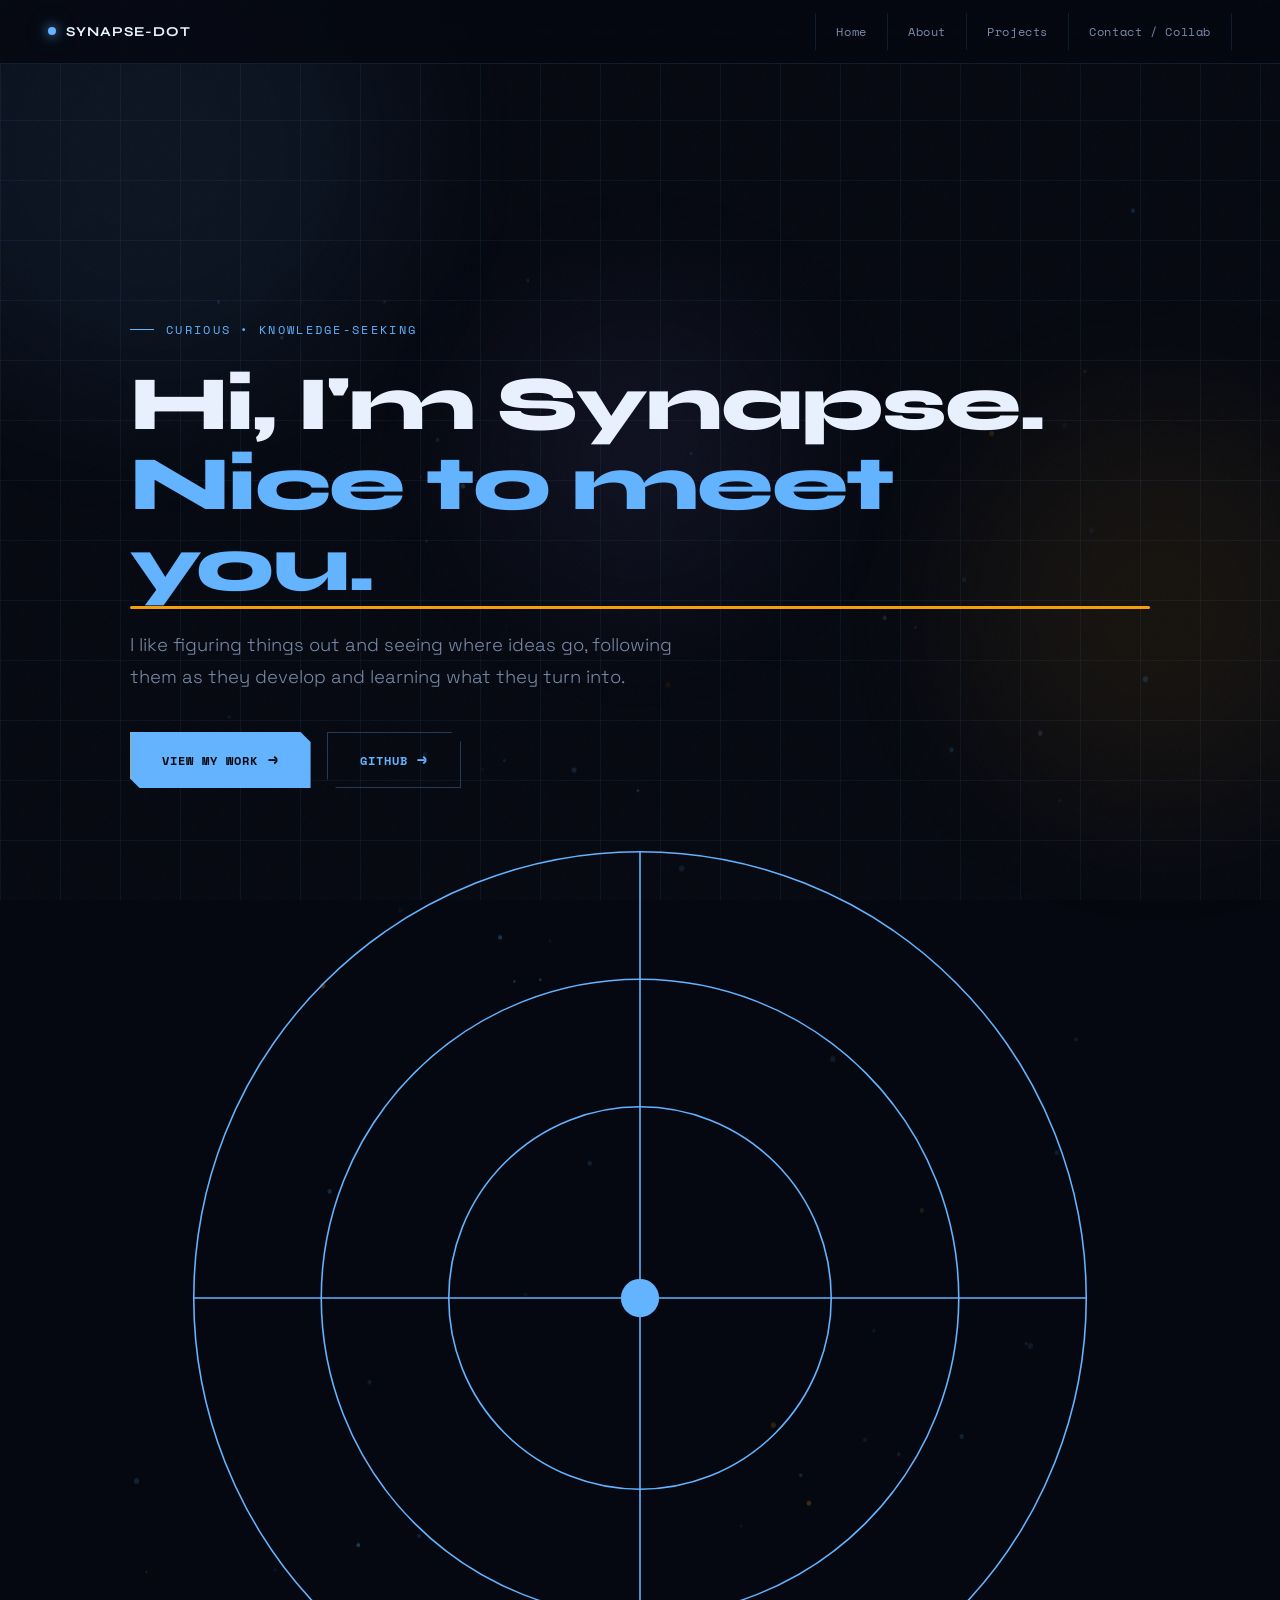
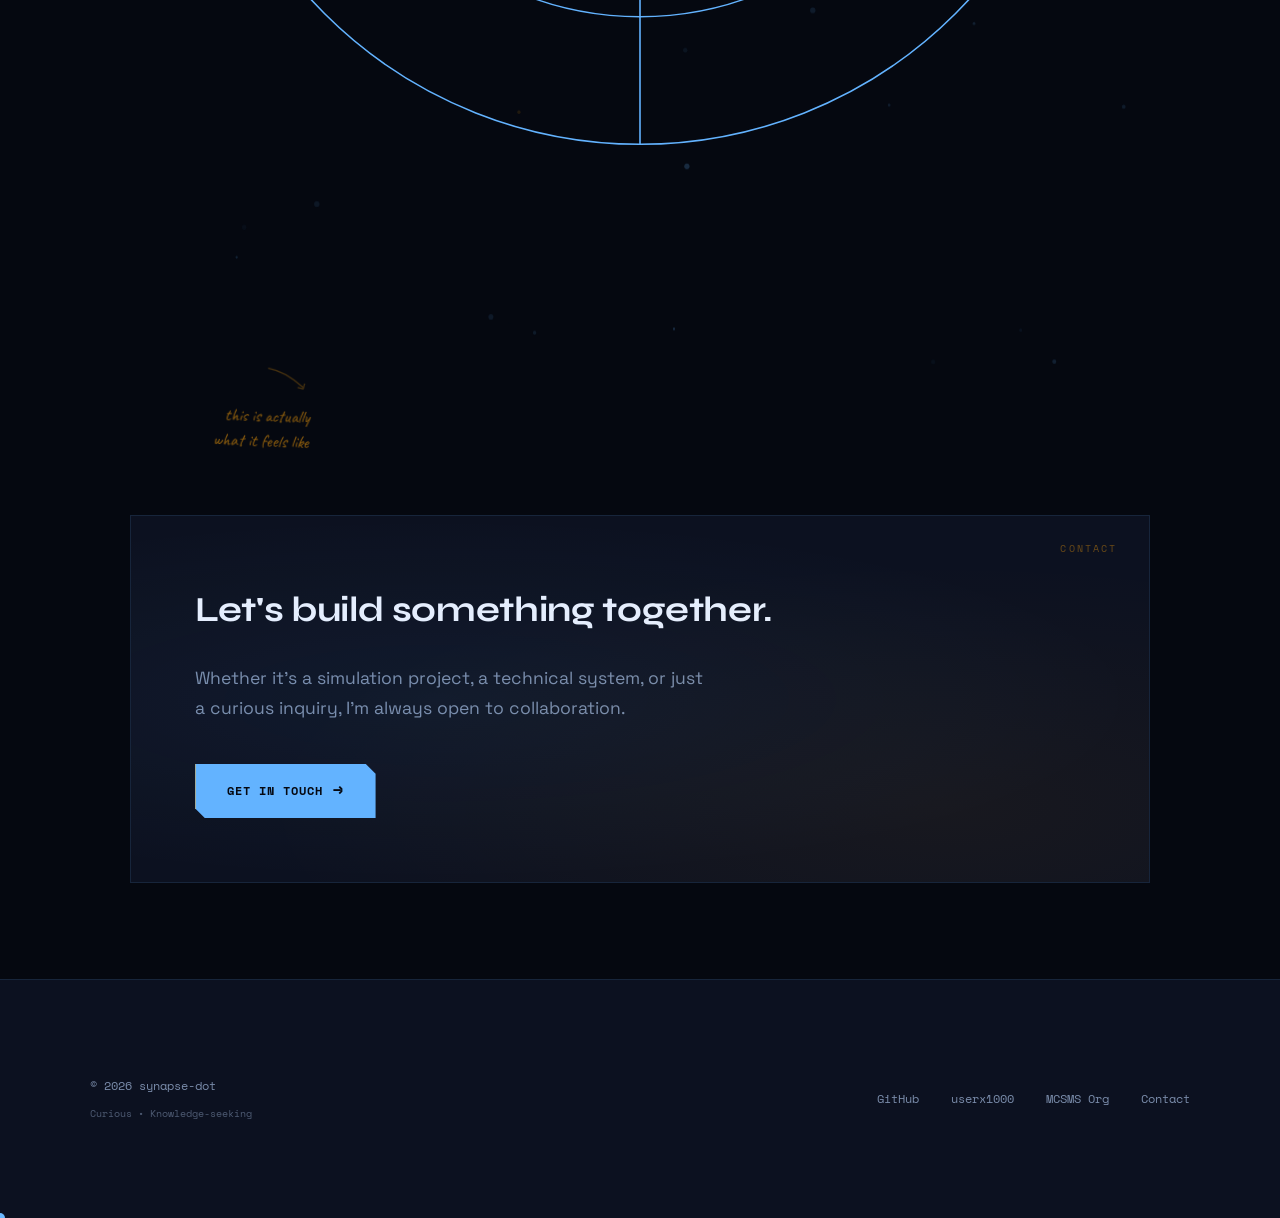
<file: index.html>
<!DOCTYPE html>
<html lang="en">
<head>
<meta charset="UTF-8">
<title>synapse-dot | Developer &amp; Systems Designer</title>
<meta name="viewport" content="width=device-width, initial-scale=1">
<meta property="og:title" content="synapse-dot | Developer &amp; Systems Designer" />
<meta property="og:description" content="Personal portfolio of synapse-dot — focused on computational physics, systems design, and engineering ecosystems." />
<meta property="og:type" content="website" />
<meta property="og:url" content="https://synapse-dot.github.io/" />
<link rel="icon" type="image/png" href="/images/favicon.png">
<link rel="stylesheet" href="/css/style.css">
</head>
<body>

<nav>
  <a href="/index.html" class="nav-logo">
    <span>synapse-dot</span>
  </a>
  <div class="nav-links">
    <a href="/index.html">Home</a>
    <a href="/about.html">About</a>
    <a href="/projects.html">Projects</a>
    <a href="/join.html">Contact / Collab</a>
  </div>
</nav>

<main class="container">

  <section class="hero">
    <div class="hero-label">Curious &bull; Knowledge-seeking</div>
    <h1>
      Hi, I'm Synapse.
      <span>Nice to meet you.</span>
    </h1>
    <p>I like figuring things out and seeing where ideas go, following them as they develop and learning what they turn into.</p>
    <div class="hero-btns" style="display: flex; gap: 1rem; flex-wrap: wrap;">
      <a href="/projects.html" class="btn">View My Work</a>
      <a href="https://github.com/synapse-dot" class="btn btn-outline" target="_blank">GitHub</a>
    </div>

    <!-- Decorative SVG -->
    <svg class="hero-deco" viewBox="0 0 320 320" fill="none" xmlns="http://www.w3.org/2000/svg" aria-hidden="true">
      <circle cx="160" cy="160" r="140" stroke="#63b3ff" stroke-width="0.5"/>
      <circle cx="160" cy="160" r="100" stroke="#63b3ff" stroke-width="0.5"/>
      <circle cx="160" cy="160" r="60" stroke="#63b3ff" stroke-width="0.5"/>
      <circle cx="160" cy="160" r="6" fill="#63b3ff"/>
      <line x1="20" y1="160" x2="300" y2="160" stroke="#63b3ff" stroke-width="0.5"/>
      <line x1="160" y1="20" x2="160" y2="300" stroke="#63b3ff" stroke-width="0.5"/>
    </svg>
  </section>

  <div class="cta-section">
    <span class="corner-mark">CONTACT</span>
    <h2>Let's build something together.</h2>
    <p>Whether it's a simulation project, a technical system, or just a curious inquiry, I'm always open to collaboration.</p>
    <a href="/join.html" class="btn">Get in touch</a>
  </div>

</main>

<footer class="footer">
  <div class="footer-content">
    <div style="display: flex; flex-direction: column; gap: 0.5rem;">
      <p>&copy; 2026 synapse-dot</p>
      <p style="font-size: 0.65rem; opacity: 0.6;">Curious &bull; Knowledge-seeking</p>
    </div>
    <div class="footer-links">
      <a href="https://github.com/synapse-dot" target="_blank">GitHub</a>
      <a href="https://github.com/userx1000" target="_blank">userx1000</a>
      <a href="https://github.com/mcsms-org" target="_blank">MCSMS Org</a>
      <a href="mailto:felixx.a.wayne32@gmail.com">Contact</a>
    </div>
  </div>
</footer>

<script src="/main.js" defer></script>
</body>
</html>
</file>
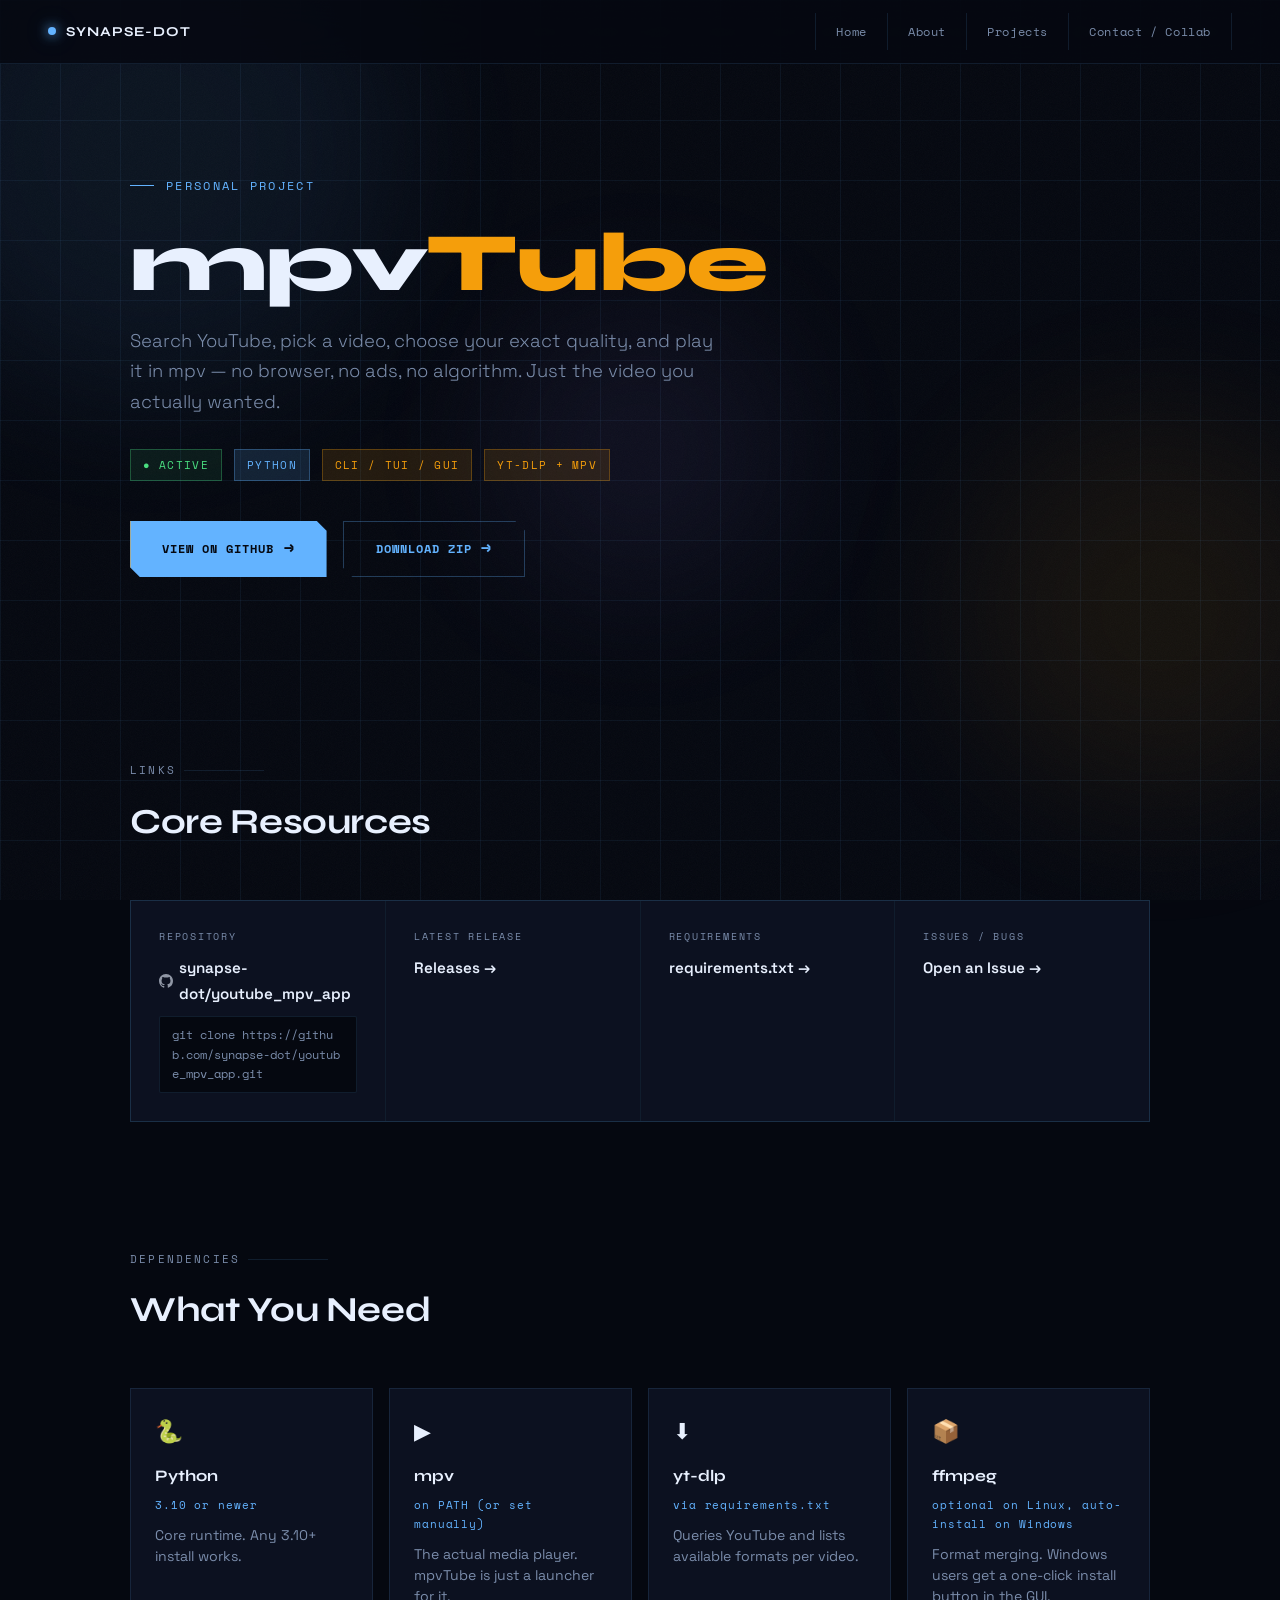
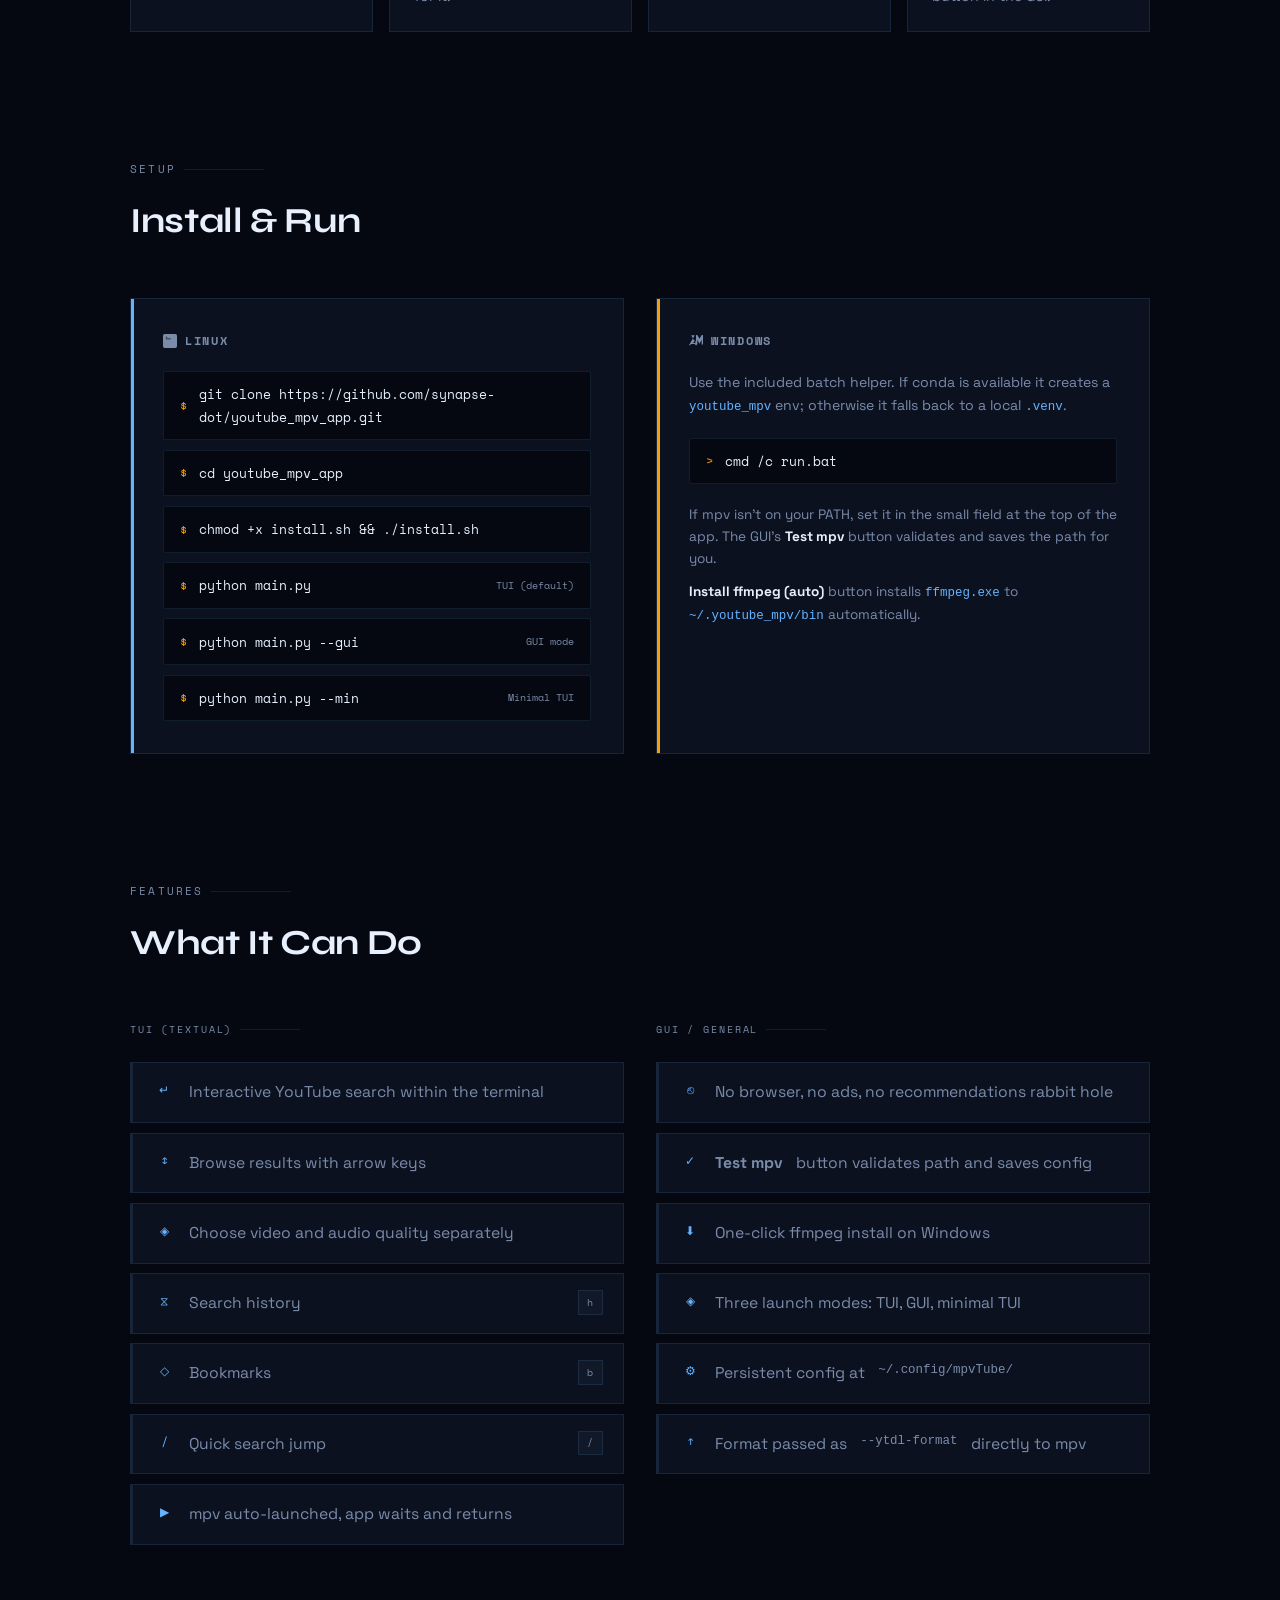
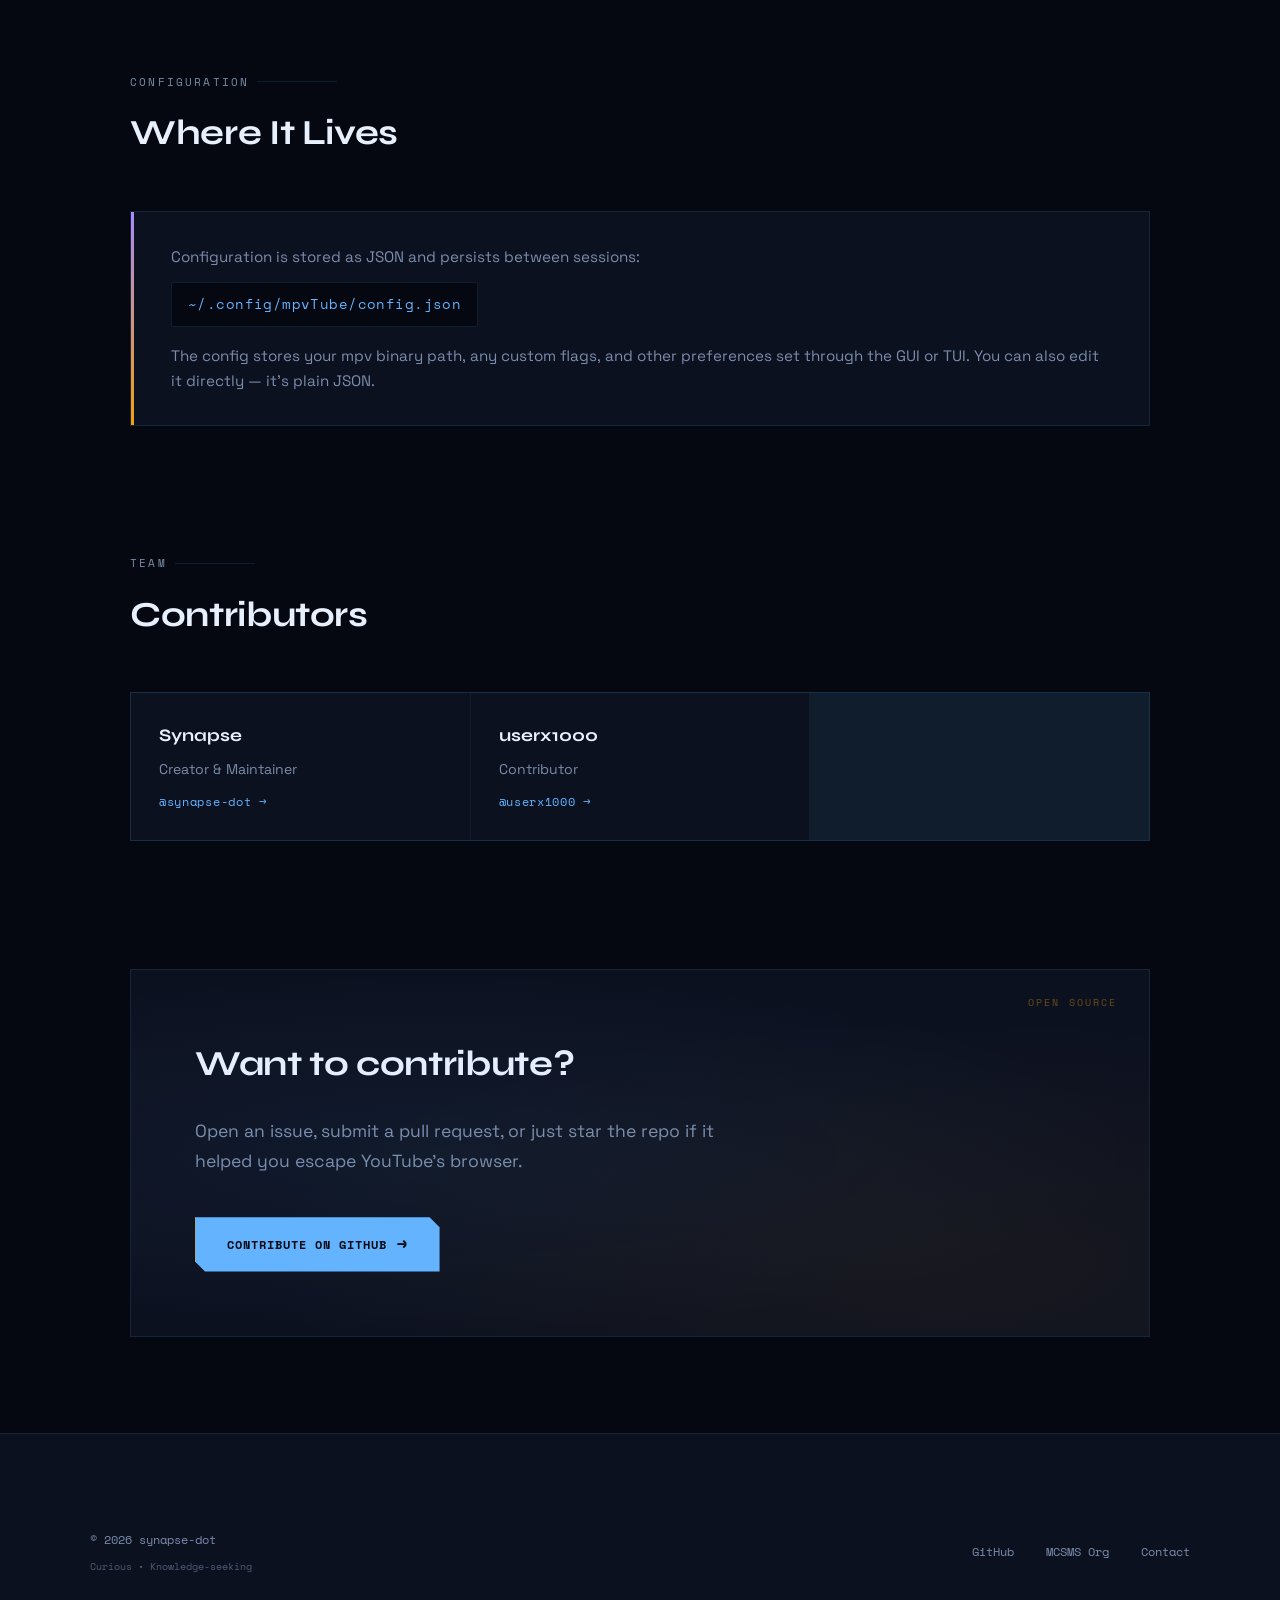
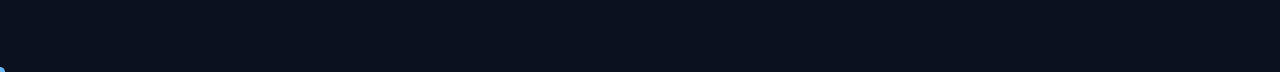
<file: projects/mpvtube/index.html>
<!DOCTYPE html>
<html lang="en">
<head>
<meta charset="UTF-8">
<title>mpvTube | synapse-dot</title>
<meta name="viewport" content="width=device-width, initial-scale=1">
<meta property="og:title" content="mpvTube | synapse-dot" />
<meta property="og:description" content="Search YouTube, pick a quality, play it in mpv. No browser. No ads. Just the video." />
<meta property="og:type" content="website" />
<meta property="og:url" content="https://synapse-dot.github.io/projects/mpvtube.html" />
<link rel="icon" type="image/png" href="/images/logos/logo.png">
<link rel="stylesheet" href="/css/style.css">
<style>
/* ── PROJECT-SPECIFIC STYLES ─────────────────────────── */

.project-hero { padding: 7rem 0 3.5rem; position: relative; }

.project-hero h1 {
  font-family: var(--font-display);
  font-size: clamp(3rem, 7vw, 5.2rem);
  font-weight: 800;
  line-height: 1.04;
  letter-spacing: -0.025em;
  color: var(--text);
  margin-bottom: 1.25rem;
}

.project-hero h1 .proj-accent {
  color: var(--warm);
  display: inline;
}

.project-hero .hero-desc {
  font-size: 1.15rem;
  color: var(--muted);
  max-width: 600px;
  line-height: 1.65;
  margin-bottom: 2rem;
  font-weight: 300;
}

.project-meta {
  display: flex;
  gap: 0.75rem;
  flex-wrap: wrap;
  margin-bottom: 2.5rem;
  align-items: center;
}

.meta-tag {
  font-family: var(--font-mono);
  font-size: 0.68rem;
  letter-spacing: 0.12em;
  text-transform: uppercase;
  padding: 0.35rem 0.75rem;
  border: 1px solid var(--border);
}
.meta-tag.active   { color: #4ade80; border-color: rgba(74,222,128,0.3); background: rgba(74,222,128,0.08); }
.meta-tag.lang     { color: var(--accent); border-color: var(--border-bright); background: var(--accent-dim); }
.meta-tag.category { color: var(--warm); border-color: var(--warm-border); background: var(--warm-dim); }

/* ── RESOURCE GRID ──────────────────────────────────── */
.resource-grid {
  display: grid;
  grid-template-columns: repeat(auto-fit, minmax(220px, 1fr));
  gap: 1px;
  background: var(--border);
  border: 1px solid var(--border);
  margin-top: 2rem;
}

.resource-card {
  background: var(--surface);
  padding: 1.75rem;
  display: flex;
  flex-direction: column;
  gap: 0.6rem;
  transition: background 0.2s;
  position: relative;
  overflow: hidden;
}
.resource-card:hover { background: var(--surface-2); }
.resource-card::after {
  content: '';
  position: absolute;
  top: 0; left: 0; right: 0;
  height: 2px;
  background: linear-gradient(90deg, var(--accent), var(--warm));
  transform: scaleX(0);
  transform-origin: left;
  transition: transform 0.3s cubic-bezier(.23,1,.32,1);
}
.resource-card:hover::after { transform: scaleX(1); }

.resource-label {
  font-family: var(--font-mono);
  font-size: 0.62rem;
  letter-spacing: 0.18em;
  text-transform: uppercase;
  color: var(--muted);
}

.resource-value {
  font-weight: 600;
  color: var(--text);
  font-size: 0.95rem;
  text-decoration: none;
  transition: color 0.2s;
  display: flex;
  align-items: center;
  gap: 0.4rem;
}
.resource-value:hover { color: var(--warm); }
.resource-value svg { width: 14px; height: 14px; opacity: 0.6; flex-shrink: 0; }

.resource-clone {
  font-family: var(--font-mono);
  font-size: 0.72rem;
  color: var(--muted);
  background: var(--bg);
  padding: 0.5rem 0.75rem;
  border: 1px solid var(--border);
  border-radius: 2px;
  word-break: break-all;
  user-select: all;
  cursor: text;
  transition: border-color 0.2s, color 0.2s;
}
.resource-clone:hover { border-color: var(--border-bright); color: var(--accent); }

/* ── INSTALL / RUN STEPS ────────────────────────────── */
.install-grid {
  display: grid;
  grid-template-columns: 1fr 1fr;
  gap: 2rem;
  margin-top: 2rem;
}
@media (max-width: 760px) { .install-grid { grid-template-columns: 1fr; } }

.install-block {
  background: var(--surface);
  border: 1px solid var(--border);
  padding: 2rem;
  position: relative;
  overflow: hidden;
}
.install-block::before {
  content: '';
  position: absolute;
  top: 0; left: 0; bottom: 0;
  width: 3px;
  background: var(--accent);
}
.install-block.warm::before { background: var(--warm); }

.install-block h4 {
  font-family: var(--font-mono);
  font-size: 0.72rem;
  letter-spacing: 0.15em;
  text-transform: uppercase;
  color: var(--muted);
  margin-bottom: 1.25rem;
  display: flex;
  align-items: center;
  gap: 0.5rem;
}
.install-block h4 svg { width: 14px; height: 14px; }

.cmd-line {
  display: flex;
  align-items: center;
  gap: 0.75rem;
  background: var(--bg);
  border: 1px solid var(--border);
  padding: 0.7rem 1rem;
  margin-bottom: 0.6rem;
  border-radius: 2px;
  transition: border-color 0.2s;
  cursor: pointer;
  position: relative;
}
.cmd-line:last-child { margin-bottom: 0; }
.cmd-line:hover { border-color: var(--border-bright); }

.cmd-prompt {
  font-family: var(--font-mono);
  font-size: 0.78rem;
  color: var(--warm);
  flex-shrink: 0;
}
.cmd-text {
  font-family: var(--font-mono);
  font-size: 0.82rem;
  color: var(--text);
  flex: 1;
}
.cmd-note {
  font-family: var(--font-mono);
  font-size: 0.65rem;
  color: var(--muted);
  flex-shrink: 0;
}

.cmd-line .copy-hint {
  position: absolute;
  right: 0.75rem;
  top: 50%;
  transform: translateY(-50%);
  font-family: var(--font-mono);
  font-size: 0.6rem;
  color: var(--accent);
  letter-spacing: 0.08em;
  opacity: 0;
  transition: opacity 0.2s;
  pointer-events: none;
  text-transform: uppercase;
}
.cmd-line:hover .copy-hint { opacity: 0.7; }
.cmd-line:hover .cmd-note  { opacity: 0; }

/* ── FEATURES ────────────────────────────────────────── */
.feature-list {
  list-style: none;
  display: flex;
  flex-direction: column;
  gap: 0.6rem;
  margin-top: 1.5rem;
}

.feature-item {
  display: flex;
  align-items: flex-start;
  gap: 0.85rem;
  padding: 1rem 1.25rem;
  background: var(--surface);
  border: 1px solid var(--border);
  border-left: 3px solid var(--border);
  font-size: 0.98rem;
  color: var(--muted);
  transition: border-color 0.2s, background 0.2s, color 0.2s, transform 0.25s cubic-bezier(.23,1,.32,1);
}
.feature-item:hover {
  background: var(--surface-2);
  border-left-color: var(--accent);
  color: var(--text);
  transform: translateX(4px);
}

.feature-icon {
  font-family: var(--font-mono);
  font-size: 0.75rem;
  color: var(--accent);
  flex-shrink: 0;
  width: 22px;
  text-align: center;
  padding-top: 1px;
}

.feature-shortcut {
  margin-left: auto;
  font-family: var(--font-mono);
  font-size: 0.65rem;
  color: var(--muted);
  background: var(--surface-2);
  border: 1px solid var(--border);
  padding: 0.15rem 0.5rem;
  flex-shrink: 0;
  letter-spacing: 0.05em;
  transition: color 0.2s, border-color 0.2s;
}
.feature-item:hover .feature-shortcut {
  color: var(--warm);
  border-color: var(--warm-border);
}

/* Two-column features layout */
.features-cols {
  display: grid;
  grid-template-columns: 1fr 1fr;
  gap: 2rem;
  margin-top: 2rem;
}
@media (max-width: 760px) { .features-cols { grid-template-columns: 1fr; } }

.features-col-label {
  font-family: var(--font-mono);
  font-size: 0.65rem;
  letter-spacing: 0.18em;
  text-transform: uppercase;
  color: var(--muted);
  margin-bottom: 1rem;
  display: flex;
  align-items: center;
  gap: 0.5rem;
}
.features-col-label::after { content: ''; flex: 1; height: 1px; background: var(--border); max-width: 60px; }

/* ── CONFIG CARD ─────────────────────────────────────── */
.config-card {
  background: var(--surface);
  border: 1px solid var(--border);
  padding: 2rem 2.5rem;
  margin-top: 2rem;
  position: relative;
  overflow: hidden;
}
.config-card::before {
  content: '';
  position: absolute;
  left: 0; top: 0; bottom: 0;
  width: 3px;
  background: linear-gradient(to bottom, var(--accent-2), var(--warm));
}
.config-path {
  font-family: var(--font-mono);
  font-size: 0.88rem;
  color: var(--accent);
  background: var(--bg);
  padding: 0.6rem 1rem;
  border: 1px solid var(--border);
  display: inline-block;
  margin-top: 0.75rem;
  border-radius: 2px;
  letter-spacing: 0.03em;
}
.config-note {
  margin-top: 1rem;
  color: var(--muted);
  font-size: 0.95rem;
  line-height: 1.65;
}

/* ── REQUIREMENTS ────────────────────────────────────── */
.req-grid {
  display: grid;
  grid-template-columns: repeat(auto-fit, minmax(200px, 1fr));
  gap: 1rem;
  margin-top: 2rem;
}

.req-card {
  background: var(--surface);
  border: 1px solid var(--border);
  padding: 1.5rem;
  display: flex;
  flex-direction: column;
  gap: 0.4rem;
  transition: border-color 0.2s, transform 0.25s cubic-bezier(.23,1,.32,1);
}
.req-card:hover {
  border-color: var(--border-bright);
  transform: translateY(-3px);
}

.req-icon {
  font-size: 1.4rem;
  margin-bottom: 0.25rem;
}
.req-name {
  font-family: var(--font-display);
  font-size: 1rem;
  font-weight: 700;
  color: var(--text);
}
.req-version {
  font-family: var(--font-mono);
  font-size: 0.7rem;
  color: var(--accent);
  letter-spacing: 0.08em;
}
.req-desc {
  font-size: 0.88rem;
  color: var(--muted);
  line-height: 1.5;
  margin-top: 0.25rem;
}

/* ── CONTRIBUTORS ────────────────────────────────────── */
.team-grid {
  display: grid;
  grid-template-columns: repeat(auto-fill, minmax(260px, 1fr));
  gap: 1px;
  background: var(--border);
  border: 1px solid var(--border);
  margin-top: 2rem;
}
.team-card {
  background: var(--surface);
  padding: 1.75rem;
  display: flex;
  flex-direction: column;
  gap: 0.4rem;
  transition: background 0.2s;
}
.team-card:hover { background: var(--surface-2); }
.team-name {
  font-family: var(--font-display);
  font-size: 1.1rem;
  font-weight: 700;
  color: var(--text);
}
.team-handle {
  font-family: var(--font-mono);
  font-size: 0.72rem;
  color: var(--accent);
  letter-spacing: 0.06em;
  text-decoration: none;
  margin-top: 0.25rem;
  transition: color 0.2s;
}
.team-handle:hover { color: var(--warm); }
.team-role {
  font-size: 0.88rem;
  color: var(--muted);
}

/* ── COPY TOAST ──────────────────────────────────────── */
.copy-toast {
  position: fixed;
  bottom: 2rem;
  left: 50%;
  transform: translateX(-50%) translateY(10px);
  background: var(--surface-2);
  border: 1px solid var(--border-bright);
  color: var(--accent);
  font-family: var(--font-mono);
  font-size: 0.75rem;
  letter-spacing: 0.08em;
  padding: 0.6rem 1.25rem;
  z-index: 9000;
  opacity: 0;
  pointer-events: none;
  transition: opacity 0.25s, transform 0.25s;
}
.copy-toast.show {
  opacity: 1;
  transform: translateX(-50%) translateY(0);
}
</style>
</head>
<body>

<nav>
  <a href="/index.html" class="nav-logo">
    <span>synapse-dot</span>
  </a>
  <div class="nav-links">
    <a href="/index.html">Home</a>
    <a href="/about.html">About</a>
    <a href="/projects.html" class="active">Projects</a>
    <a href="/join.html">Contact / Collab</a>
  </div>
</nav>

<main class="container">

  <!-- ── PROJECT HERO ────────────────────────────────── -->
  <div class="project-hero">
    <div class="hero-label">Personal Project</div>
    <h1>mpv<span class="proj-accent">Tube</span></h1>
    <p class="hero-desc">
      Search YouTube, pick a video, choose your exact quality, and play it in mpv —
      no browser, no ads, no algorithm. Just the video you actually wanted.
    </p>
    <div class="project-meta">
      <span class="meta-tag active">● Active</span>
      <span class="meta-tag lang">Python</span>
      <span class="meta-tag category">CLI / TUI / GUI</span>
      <span class="meta-tag category">yt-dlp + mpv</span>
    </div>
    <div style="display:flex; gap:1rem; flex-wrap:wrap;">
      <a href="https://github.com/synapse-dot/youtube_mpv_app" target="_blank" rel="noopener" class="btn">
        <span>View on GitHub</span>
      </a>
      <a href="https://github.com/synapse-dot/youtube_mpv_app/archive/refs/heads/main.zip" class="btn btn-outline">
        <span>Download ZIP</span>
      </a>
    </div>
  </div>

  <!-- ── CORE RESOURCES ──────────────────────────────── -->
  <section>
    <div class="section-header">
      <div class="section-label">Links</div>
      <h2>Core Resources</h2>
    </div>
    <div class="resource-grid">
      <div class="resource-card">
        <span class="resource-label">Repository</span>
        <a href="https://github.com/synapse-dot/youtube_mpv_app" target="_blank" rel="noopener" class="resource-value">
          <svg viewBox="0 0 16 16" fill="currentColor"><path d="M8 0C3.58 0 0 3.58 0 8c0 3.54 2.29 6.53 5.47 7.59.4.07.55-.17.55-.38 0-.19-.01-.82-.01-1.49-2.01.37-2.53-.49-2.69-.94-.09-.23-.48-.94-.82-1.13-.28-.15-.68-.52-.01-.53.63-.01 1.08.58 1.23.82.72 1.21 1.87.87 2.33.66.07-.52.28-.87.51-1.07-1.78-.2-3.64-.89-3.64-3.95 0-.87.31-1.59.82-2.15-.08-.2-.36-1.02.08-2.12 0 0 .67-.21 2.2.82.64-.18 1.32-.27 2-.27.68 0 1.36.09 2 .27 1.53-1.04 2.2-.82 2.2-.82.44 1.1.16 1.92.08 2.12.51.56.82 1.27.82 2.15 0 3.07-1.87 3.75-3.65 3.95.29.25.54.73.54 1.48 0 1.07-.01 1.93-.01 2.2 0 .21.15.46.55.38A8.013 8.013 0 0016 8c0-4.42-3.58-8-8-8z"/></svg>
          synapse-dot/youtube_mpv_app
        </a>
        <span class="resource-clone">git clone https://github.com/synapse-dot/youtube_mpv_app.git</span>
      </div>
      <div class="resource-card">
        <span class="resource-label">Latest Release</span>
        <a href="https://github.com/synapse-dot/youtube_mpv_app/releases" target="_blank" rel="noopener" class="resource-value">
          Releases →
        </a>
      </div>
      <div class="resource-card">
        <span class="resource-label">Requirements</span>
        <a href="https://github.com/synapse-dot/youtube_mpv_app/blob/main/requirements.txt" target="_blank" rel="noopener" class="resource-value">
          requirements.txt →
        </a>
      </div>
      <div class="resource-card">
        <span class="resource-label">Issues / Bugs</span>
        <a href="https://github.com/synapse-dot/youtube_mpv_app/issues" target="_blank" rel="noopener" class="resource-value">
          Open an Issue →
        </a>
      </div>
    </div>
  </section>

  <!-- ── REQUIREMENTS ────────────────────────────────── -->
  <section>
    <div class="section-header">
      <div class="section-label">Dependencies</div>
      <h2>What You Need</h2>
    </div>
    <div class="req-grid">
      <div class="req-card">
        <div class="req-icon">🐍</div>
        <div class="req-name">Python</div>
        <div class="req-version">3.10 or newer</div>
        <div class="req-desc">Core runtime. Any 3.10+ install works.</div>
      </div>
      <div class="req-card">
        <div class="req-icon">▶</div>
        <div class="req-name">mpv</div>
        <div class="req-version">on PATH (or set manually)</div>
        <div class="req-desc">The actual media player. mpvTube is just a launcher for it.</div>
      </div>
      <div class="req-card">
        <div class="req-icon">⬇</div>
        <div class="req-name">yt-dlp</div>
        <div class="req-version">via requirements.txt</div>
        <div class="req-desc">Queries YouTube and lists available formats per video.</div>
      </div>
      <div class="req-card">
        <div class="req-icon">📦</div>
        <div class="req-name">ffmpeg</div>
        <div class="req-version">optional on Linux, auto-install on Windows</div>
        <div class="req-desc">Format merging. Windows users get a one-click install button in the GUI.</div>
      </div>
    </div>
  </section>

  <!-- ── INSTALL & RUN ────────────────────────────────── -->
  <section>
    <div class="section-header">
      <div class="section-label">Setup</div>
      <h2>Install &amp; Run</h2>
    </div>
    <div class="install-grid">

      <div class="install-block">
        <h4>
          <svg viewBox="0 0 16 16" fill="currentColor"><path d="M0 2a2 2 0 012-2h12a2 2 0 012 2v12a2 2 0 01-2 2H2a2 2 0 01-2-2V2zm3.5 1a.5.5 0 000 1h1a.5.5 0 000-1h-1zm0 2a.5.5 0 000 1h5a.5.5 0 000-1h-5zM3 8a.5.5 0 01.5-.5h9a.5.5 0 010 1h-9A.5.5 0 013 8zm0 2a.5.5 0 01.5-.5h6a.5.5 0 010 1h-6a.5.5 0 01-.5-.5z"/></svg>
          Linux
        </h4>
        <div class="cmd-line" data-copy="git clone https://github.com/synapse-dot/youtube_mpv_app.git">
          <span class="cmd-prompt">$</span>
          <span class="cmd-text">git clone https://github.com/synapse-dot/youtube_mpv_app.git</span>
          <span class="copy-hint">copy</span>
        </div>
        <div class="cmd-line" data-copy="cd youtube_mpv_app">
          <span class="cmd-prompt">$</span>
          <span class="cmd-text">cd youtube_mpv_app</span>
          <span class="copy-hint">copy</span>
        </div>
        <div class="cmd-line" data-copy="chmod +x install.sh && ./install.sh">
          <span class="cmd-prompt">$</span>
          <span class="cmd-text">chmod +x install.sh &amp;&amp; ./install.sh</span>
          <span class="copy-hint">copy</span>
        </div>
        <div class="cmd-line" data-copy="python main.py">
          <span class="cmd-prompt">$</span>
          <span class="cmd-text">python main.py</span>
          <span class="cmd-note">TUI (default)</span>
          <span class="copy-hint">copy</span>
        </div>
        <div class="cmd-line" data-copy="python main.py --gui">
          <span class="cmd-prompt">$</span>
          <span class="cmd-text">python main.py --gui</span>
          <span class="cmd-note">GUI mode</span>
          <span class="copy-hint">copy</span>
        </div>
        <div class="cmd-line" data-copy="python main.py --min">
          <span class="cmd-prompt">$</span>
          <span class="cmd-text">python main.py --min</span>
          <span class="cmd-note">Minimal TUI</span>
          <span class="copy-hint">copy</span>
        </div>
      </div>

      <div class="install-block warm">
        <h4>
          <svg viewBox="0 0 16 16" fill="currentColor"><path d="M6.555 1.375L0 12.803h1.512l.74-1.259h4.496l.74 1.259H9l-6.555-11.428h-1.89zm-1.89 8.92l1.89-3.21 1.89 3.21H4.665zM8 1v11h1.5V6.5L12 11l2.5-4.5V12H16V1h-1.5L12 5.5 9.5 1H8z"/></svg>
          Windows
        </h4>
        <p style="font-size:0.88rem; color:var(--muted); margin-bottom:1.25rem; line-height:1.6;">
          Use the included batch helper. If conda is available it creates a
          <code style="font-size:0.78rem; color:var(--accent);">youtube_mpv</code> env;
          otherwise it falls back to a local <code style="font-size:0.78rem; color:var(--accent);">.venv</code>.
        </p>
        <div class="cmd-line" data-copy="cmd /c run.bat">
          <span class="cmd-prompt">&gt;</span>
          <span class="cmd-text">cmd /c run.bat</span>
          <span class="copy-hint">copy</span>
        </div>
        <p style="font-size:0.85rem; color:var(--muted); margin-top:1.25rem; line-height:1.6;">
          If mpv isn't on your PATH, set it in the small field at the top of the app.
          The GUI's <strong style="color:var(--text);">Test mpv</strong> button validates and saves the path for you.
        </p>
        <p style="font-size:0.85rem; color:var(--muted); margin-top:0.75rem; line-height:1.6;">
          <strong style="color:var(--text);">Install ffmpeg (auto)</strong> button installs
          <code style="font-size:0.78rem; color:var(--accent);">ffmpeg.exe</code> to
          <code style="font-size:0.78rem; color:var(--accent);">~/.youtube_mpv/bin</code> automatically.
        </p>
      </div>

    </div>
  </section>

  <!-- ── FEATURES ──────────────────────────────────────── -->
  <section>
    <div class="section-header">
      <div class="section-label">Features</div>
      <h2>What It Can Do</h2>
    </div>
    <div class="features-cols">

      <div>
        <div class="features-col-label">TUI (Textual)</div>
        <ul class="feature-list">
          <li class="feature-item">
            <span class="feature-icon">↵</span>
            Interactive YouTube search within the terminal
          </li>
          <li class="feature-item">
            <span class="feature-icon">↕</span>
            Browse results with arrow keys
          </li>
          <li class="feature-item">
            <span class="feature-icon">◈</span>
            Choose video and audio quality separately
          </li>
          <li class="feature-item">
            <span class="feature-icon">⧖</span>
            Search history
            <span class="feature-shortcut">h</span>
          </li>
          <li class="feature-item">
            <span class="feature-icon">◇</span>
            Bookmarks
            <span class="feature-shortcut">b</span>
          </li>
          <li class="feature-item">
            <span class="feature-icon">/</span>
            Quick search jump
            <span class="feature-shortcut">/</span>
          </li>
          <li class="feature-item">
            <span class="feature-icon">▶</span>
            mpv auto-launched, app waits and returns
          </li>
        </ul>
      </div>

      <div>
        <div class="features-col-label">GUI / General</div>
        <ul class="feature-list">
          <li class="feature-item">
            <span class="feature-icon">⎋</span>
            No browser, no ads, no recommendations rabbit hole
          </li>
          <li class="feature-item">
            <span class="feature-icon">✓</span>
            <strong>Test mpv</strong> button validates path and saves config
          </li>
          <li class="feature-item">
            <span class="feature-icon">⬇</span>
            One-click ffmpeg install on Windows
          </li>
          <li class="feature-item">
            <span class="feature-icon">◈</span>
            Three launch modes: TUI, GUI, minimal TUI
          </li>
          <li class="feature-item">
            <span class="feature-icon">⚙</span>
            Persistent config at <code style="font-size:0.78rem;">~/.config/mpvTube/</code>
          </li>
          <li class="feature-item">
            <span class="feature-icon">↑</span>
            Format passed as <code style="font-size:0.78rem;">--ytdl-format</code> directly to mpv
          </li>
        </ul>
      </div>

    </div>
  </section>

  <!-- ── CONFIG ─────────────────────────────────────────── -->
  <section>
    <div class="section-header">
      <div class="section-label">Configuration</div>
      <h2>Where It Lives</h2>
    </div>
    <div class="config-card">
      <p style="color:var(--muted); font-size:0.95rem;">Configuration is stored as JSON and persists between sessions:</p>
      <code class="config-path">~/.config/mpvTube/config.json</code>
      <p class="config-note">
        The config stores your mpv binary path, any custom flags, and other preferences set through the GUI or TUI.
        You can also edit it directly — it's plain JSON.
      </p>
    </div>
  </section>

  <!-- ── CONTRIBUTORS ────────────────────────────────────── -->
  <section>
    <div class="section-header">
      <div class="section-label">Team</div>
      <h2>Contributors</h2>
    </div>
    <div class="team-grid">
      <div class="team-card">
        <div class="team-name">Synapse</div>
        <div class="team-role">Creator &amp; Maintainer</div>
        <a href="https://github.com/synapse-dot" target="_blank" rel="noopener" class="team-handle">@synapse-dot →</a>
      </div>
      <div class="team-card">
        <div class="team-name">userx1000</div>
        <div class="team-role">Contributor</div>
        <a href="https://github.com/userx1000" target="_blank" rel="noopener" class="team-handle">@userx1000 →</a>
      </div>
    </div>
  </section>

  <!-- ── CTA ─────────────────────────────────────────────── -->
  <div class="cta-section">
    <span class="corner-mark">OPEN SOURCE</span>
    <h2>Want to contribute?</h2>
    <p>Open an issue, submit a pull request, or just star the repo if it helped you escape YouTube's browser.</p>
    <a href="https://github.com/synapse-dot/youtube_mpv_app" target="_blank" rel="noopener" class="btn">
      <span>Contribute on GitHub</span>
    </a>
  </div>

</main>

<footer class="footer">
  <div class="footer-content">
    <div style="display:flex; flex-direction:column; gap:0.5rem;">
      <p>&copy; 2026 synapse-dot</p>
      <p style="font-size:0.65rem; opacity:0.6;">Curious &bull; Knowledge-seeking</p>
    </div>
    <div class="footer-links">
      <a href="https://github.com/synapse-dot" target="_blank" rel="noopener">GitHub</a>
      <a href="https://github.com/mcsms-org" target="_blank" rel="noopener">MCSMS Org</a>
      <a href="mailto:felixx.a.wayne32@gmail.com">Contact</a>
    </div>
  </div>
</footer>

<!-- Copy-to-clipboard toast -->
<div class="copy-toast" id="copyToast">copied to clipboard</div>

<script src="/main.js" defer></script>
<script>
  /* Command line click-to-copy */
  (function () {
    const toast = document.getElementById('copyToast');
    let toastTimer;

    document.querySelectorAll('.cmd-line[data-copy]').forEach(line => {
      line.addEventListener('click', () => {
        const text = line.dataset.copy;
        navigator.clipboard.writeText(text).then(() => {
          clearTimeout(toastTimer);
          toast.classList.add('show');
          toastTimer = setTimeout(() => toast.classList.remove('show'), 1800);
        });
      });
    });

    /* Also make clone box click-to-copy */
    document.querySelectorAll('.resource-clone').forEach(el => {
      el.style.cursor = 'pointer';
      el.title = 'click to copy';
      el.addEventListener('click', () => {
        navigator.clipboard.writeText(el.textContent.trim()).then(() => {
          clearTimeout(toastTimer);
          toast.classList.add('show');
          toastTimer = setTimeout(() => toast.classList.remove('show'), 1800);
        });
      });
    });
  })();
</script>
</body>
</html>
</file>
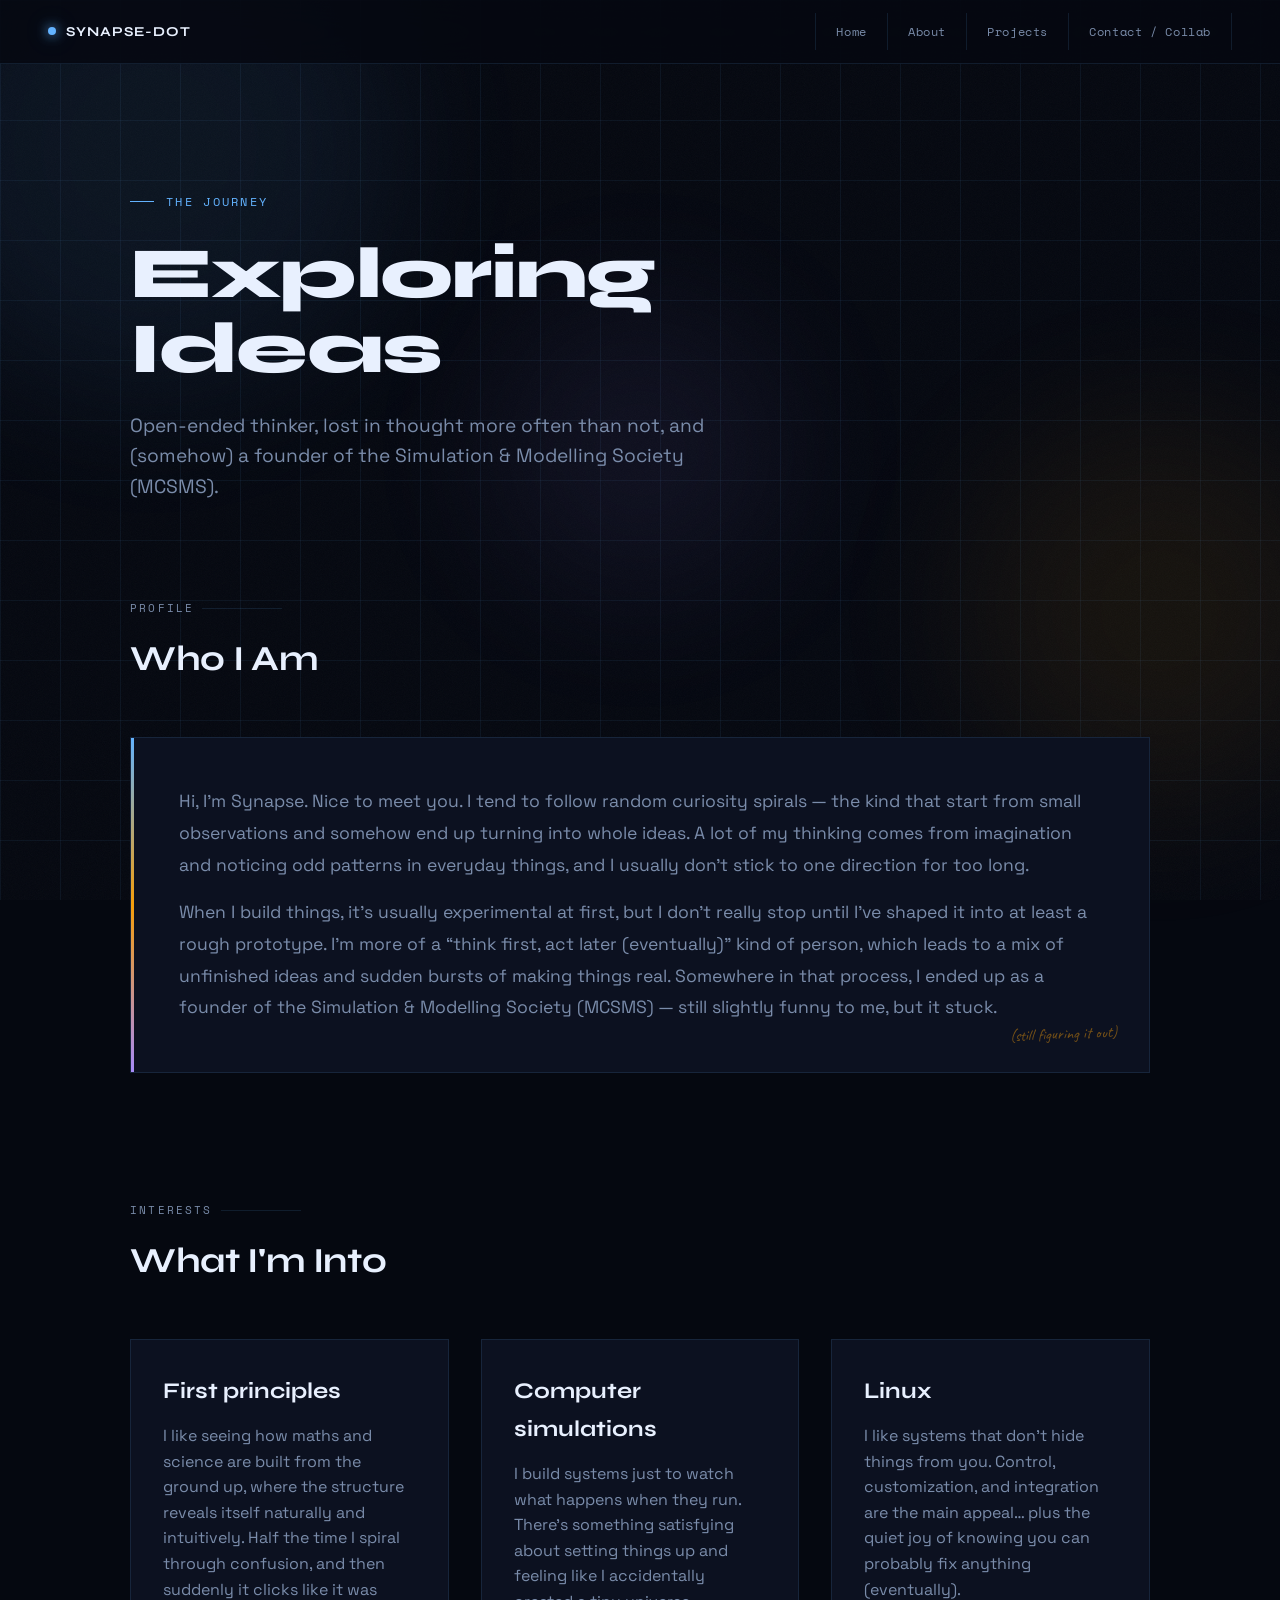
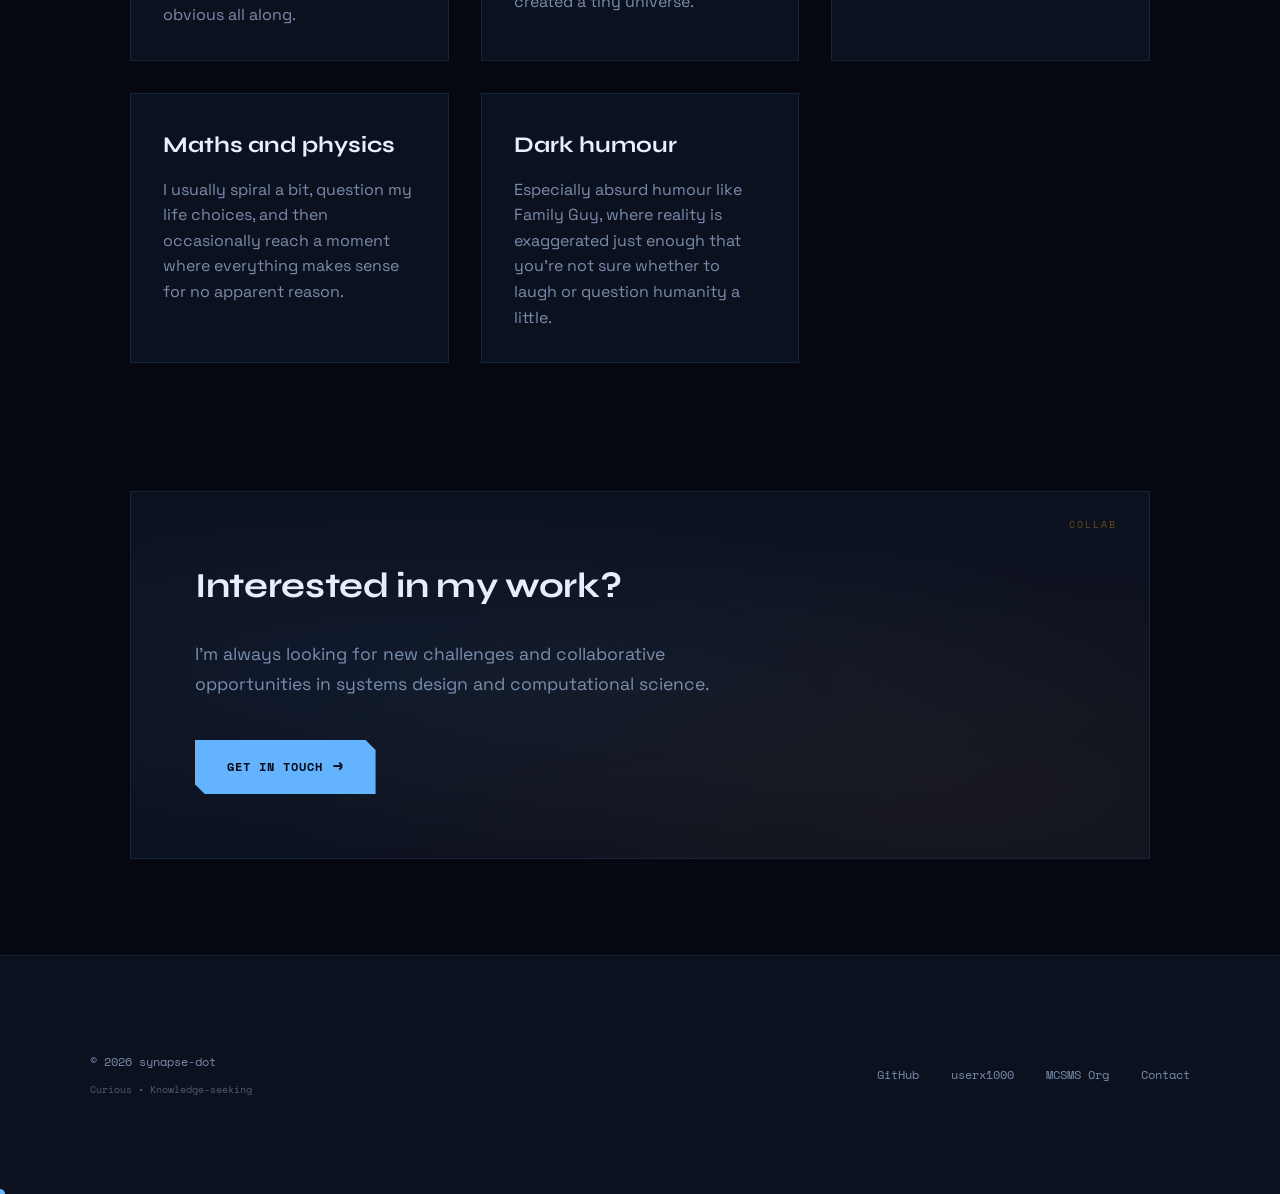
<file: about.html>
<!DOCTYPE html>
<html lang="en">
<head>
<meta charset="UTF-8">
<title>About | synapse-dot</title>
<meta name="viewport" content="width=device-width, initial-scale=1">
<meta property="og:title" content="About | synapse-dot" />
<meta property="og:description" content="The journey and philosophy of Synapse, a developer focused on systems and simulations." />
<meta property="og:type" content="website" />
<meta property="og:url" content="https://synapse-dot.github.io/about.html" />
<link rel="icon" type="image/png" href="/images/favicon.png">
<link rel="stylesheet" href="/css/style.css">
</head>
<body>

<nav>
  <a href="/index.html" class="nav-logo">
    <span>synapse-dot</span>
  </a>
  <div class="nav-links">
    <a href="/index.html">Home</a>
    <a href="/about.html" class="active">About</a>
    <a href="/projects.html">Projects</a>
    <a href="/join.html">Contact / Collab</a>
  </div>
</nav>

<main class="container">

  <div class="page-title">
    <div class="hero-label">The Journey</div>
    <h1>Exploring<br>Ideas</h1>
    <p>Open-ended thinker, lost in thought more often than not, and (somehow) a founder of the Simulation & Modelling Society (MCSMS).</p>
  </div>

  <section style="margin-top: 2rem;">
    <div class="section-header">
      <div class="section-label">Profile</div>
      <h2>Who I Am</h2>
    </div>
    <div class="status-card">
      <p>Hi, I’m Synapse. Nice to meet you. I tend to follow random curiosity spirals — the kind that start from small observations and somehow end up turning into whole ideas. A lot of my thinking comes from imagination and noticing odd patterns in everyday things, and I usually don’t stick to one direction for too long.</p>
      <p style="margin-top: 1rem;">When I build things, it’s usually experimental at first, but I don’t really stop until I’ve shaped it into at least a rough prototype. I’m more of a “think first, act later (eventually)” kind of person, which leads to a mix of unfinished ideas and sudden bursts of making things real. Somewhere in that process, I ended up as a founder of the Simulation & Modelling Society (MCSMS) — still slightly funny to me, but it stuck.</p>
    </div>
  </section>

  <section>
    <div class="section-header">
      <div class="section-label">Interests</div>
      <h2>What I'm Into</h2>
    </div>
    <div class="card-grid">
      <div class="card">
        <h3>First principles</h3>
        <p>I like seeing how maths and science are built from the ground up, where the structure reveals itself naturally and intuitively. Half the time I spiral through confusion, and then suddenly it clicks like it was obvious all along.</p>
      </div>
      <div class="card">
        <h3>Computer simulations</h3>
        <p>I build systems just to watch what happens when they run. There’s something satisfying about setting things up and feeling like I accidentally created a tiny universe.</p>
      </div>
      <div class="card">
        <h3>Linux</h3>
        <p>I like systems that don’t hide things from you. Control, customization, and integration are the main appeal… plus the quiet joy of knowing you can probably fix anything (eventually).</p>
      </div>
      <div class="card">
        <h3>Maths and physics</h3>
        <p>I usually spiral a bit, question my life choices, and then occasionally reach a moment where everything makes sense for no apparent reason.</p>
      </div>
      <div class="card">
        <h3>Dark humour</h3>
        <p>Especially absurd humour like Family Guy, where reality is exaggerated just enough that you’re not sure whether to laugh or question humanity a little.</p>
      </div>
    </div>
  </section>

  <div class="cta-section">
    <span class="corner-mark">COLLAB</span>
    <h2>Interested in my work?</h2>
    <p>I'm always looking for new challenges and collaborative opportunities in systems design and computational science.</p>
    <a href="/join.html" class="btn">Get in touch</a>
  </div>

</main>

<footer class="footer">
  <div class="footer-content">
    <div style="display: flex; flex-direction: column; gap: 0.5rem;">
      <p>&copy; 2026 synapse-dot</p>
      <p style="font-size: 0.65rem; opacity: 0.6;">Curious &bull; Knowledge-seeking</p>
    </div>
    <div class="footer-links">
      <a href="https://github.com/synapse-dot" target="_blank">GitHub</a>
      <a href="https://github.com/userx1000" target="_blank">userx1000</a>
      <a href="https://github.com/mcsms-org" target="_blank">MCSMS Org</a>
      <a href="mailto:felixx.a.wayne32@gmail.com">Contact</a>
    </div>
  </div>
</footer>

<script src="/main.js" defer></script>
</body>
</html>
</file>
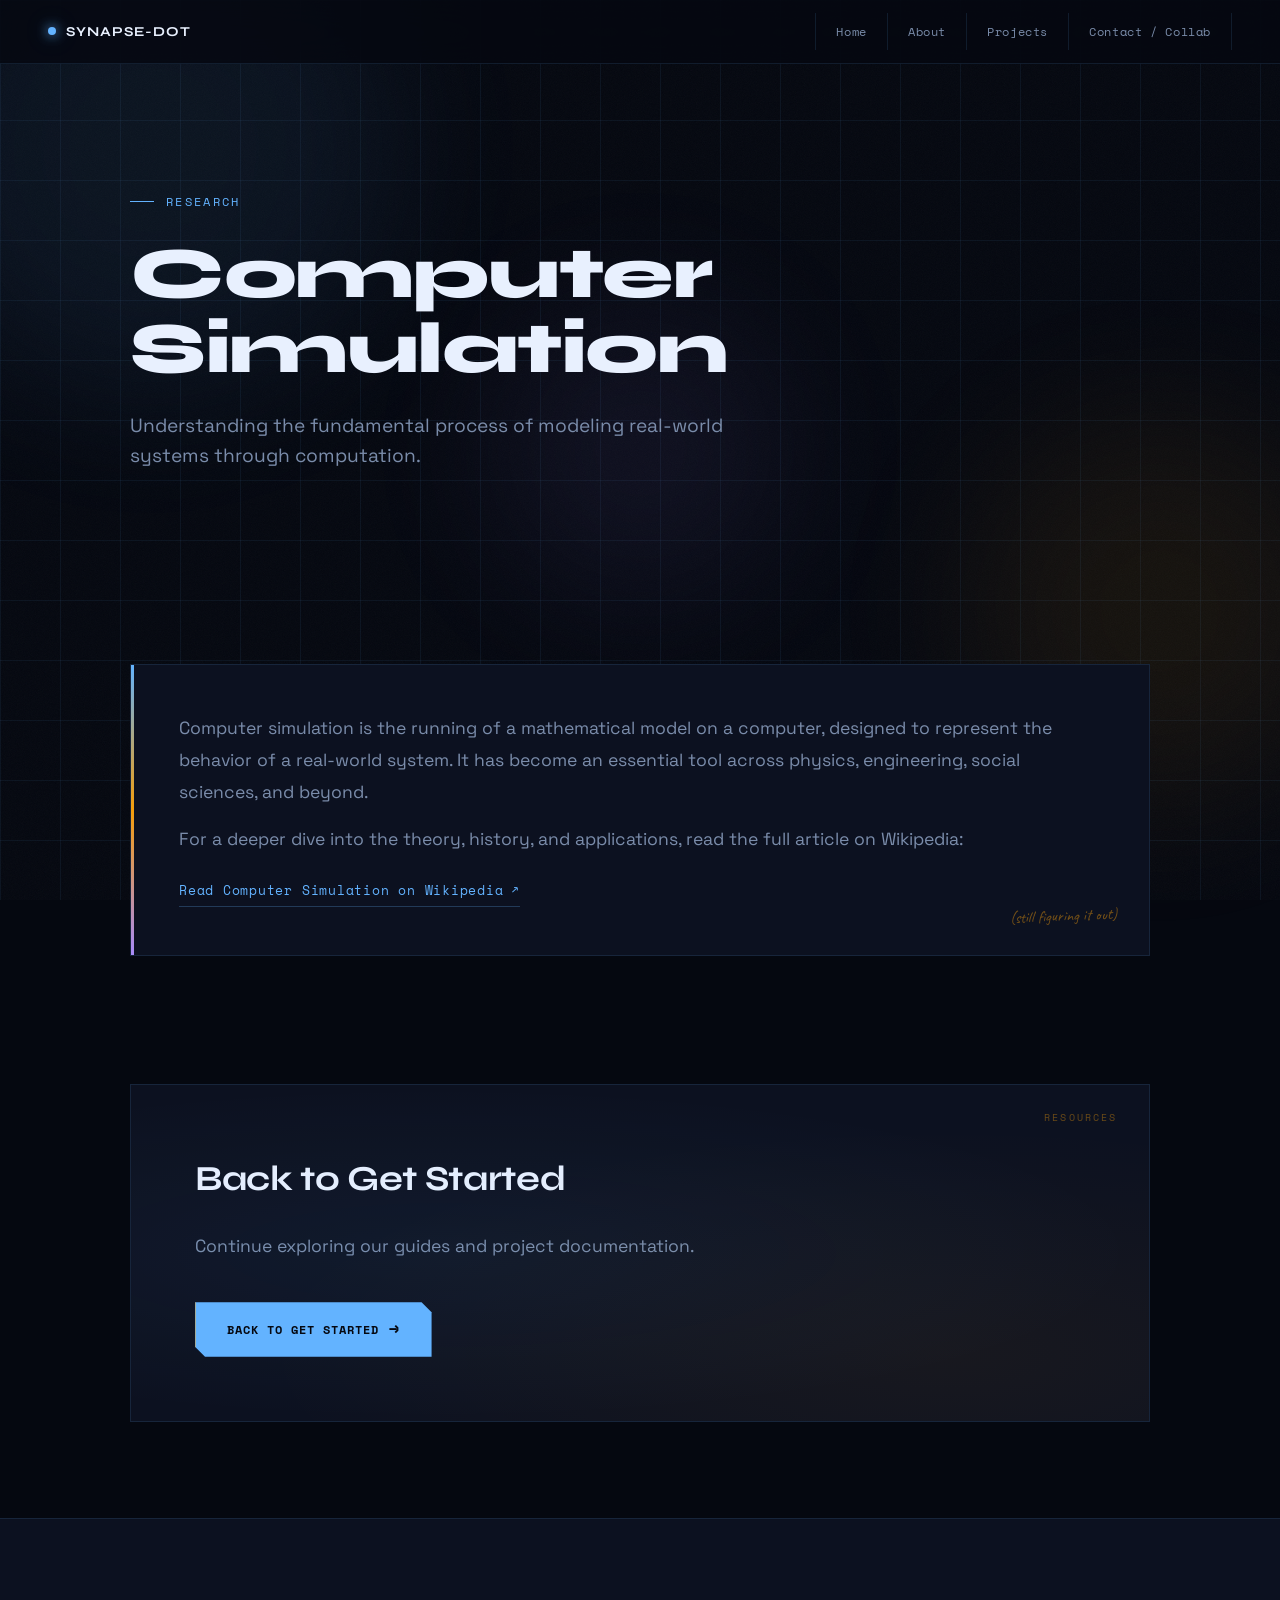
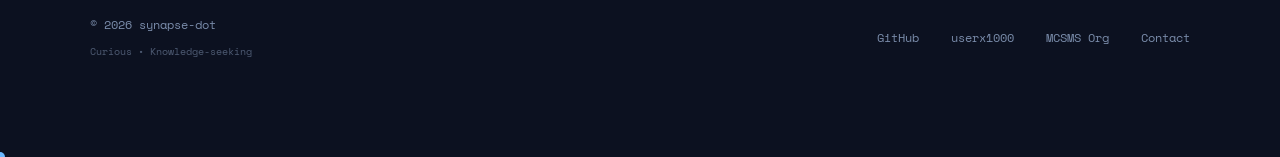
<file: computer-simulations-wiki.html>
<!DOCTYPE html>
<html lang="en">
<head>
<meta charset="UTF-8">
<title>Computer Simulation | Simulation & Modelling Society</title>
<meta name="viewport" content="width=device-width, initial-scale=1">
<link rel="icon" type="image/png" href="/images/favicon.png">
<link rel="stylesheet" href="/css/style.css">
</head>
<body>

<nav>
  <a href="/index.html" class="nav-logo">
    <span>synapse-dot</span>
  </a>
  <div class="nav-links">
    <a href="/index.html">Home</a>
    <a href="/about.html">About</a>
    <a href="/projects.html">Projects</a>
    <a href="/join.html">Contact / Collab</a>
  </div>
</nav>

<main class="container">
  <div class="page-title">
    <div class="hero-label">Research</div>
    <h1>Computer Simulation</h1>
    <p>Understanding the fundamental process of modeling real-world systems through computation.</p>
  </div>

  <section class="status-card">
    <p>Computer simulation is the running of a mathematical model on a computer, designed to represent the behavior of a real-world system. It has become an essential tool across physics, engineering, social sciences, and beyond.</p>
    <p style="margin-top: 1rem;">For a deeper dive into the theory, history, and applications, read the full article on Wikipedia:</p>
    <a href="https://en.wikipedia.org/wiki/Computer_simulation" class="resource-link" target="_blank" rel="noopener">
        <span>Read Computer Simulation on Wikipedia</span>
        <span class="resource-link-arrow">↗</span>
    </a>
  </section>

  <div class="cta-section">
    <span class="corner-mark">RESOURCES</span>
    <h2>Back to Get Started</h2>
    <p>Continue exploring our guides and project documentation.</p>
    <a href="/get-started.html" class="btn">Back to Get Started</a>
  </div>
</main>

<footer class="footer">
  <div class="footer-content">
    <div style="display: flex; flex-direction: column; gap: 0.5rem;">
      <p>&copy; 2026 synapse-dot</p>
      <p style="font-size: 0.65rem; opacity: 0.6;">Curious &bull; Knowledge-seeking</p>
    </div>
    <div class="footer-links">
      <a href="https://github.com/synapse-dot" target="_blank">GitHub</a>
      <a href="https://github.com/userx1000" target="_blank">userx1000</a>
      <a href="https://github.com/mcsms-org" target="_blank">MCSMS Org</a>
      <a href="mailto:felixx.a.wayne32@gmail.com">Contact</a>
    </div>
  </div>
</footer>
<script src="/main.js" defer></script>
</body>
</html>
</file>
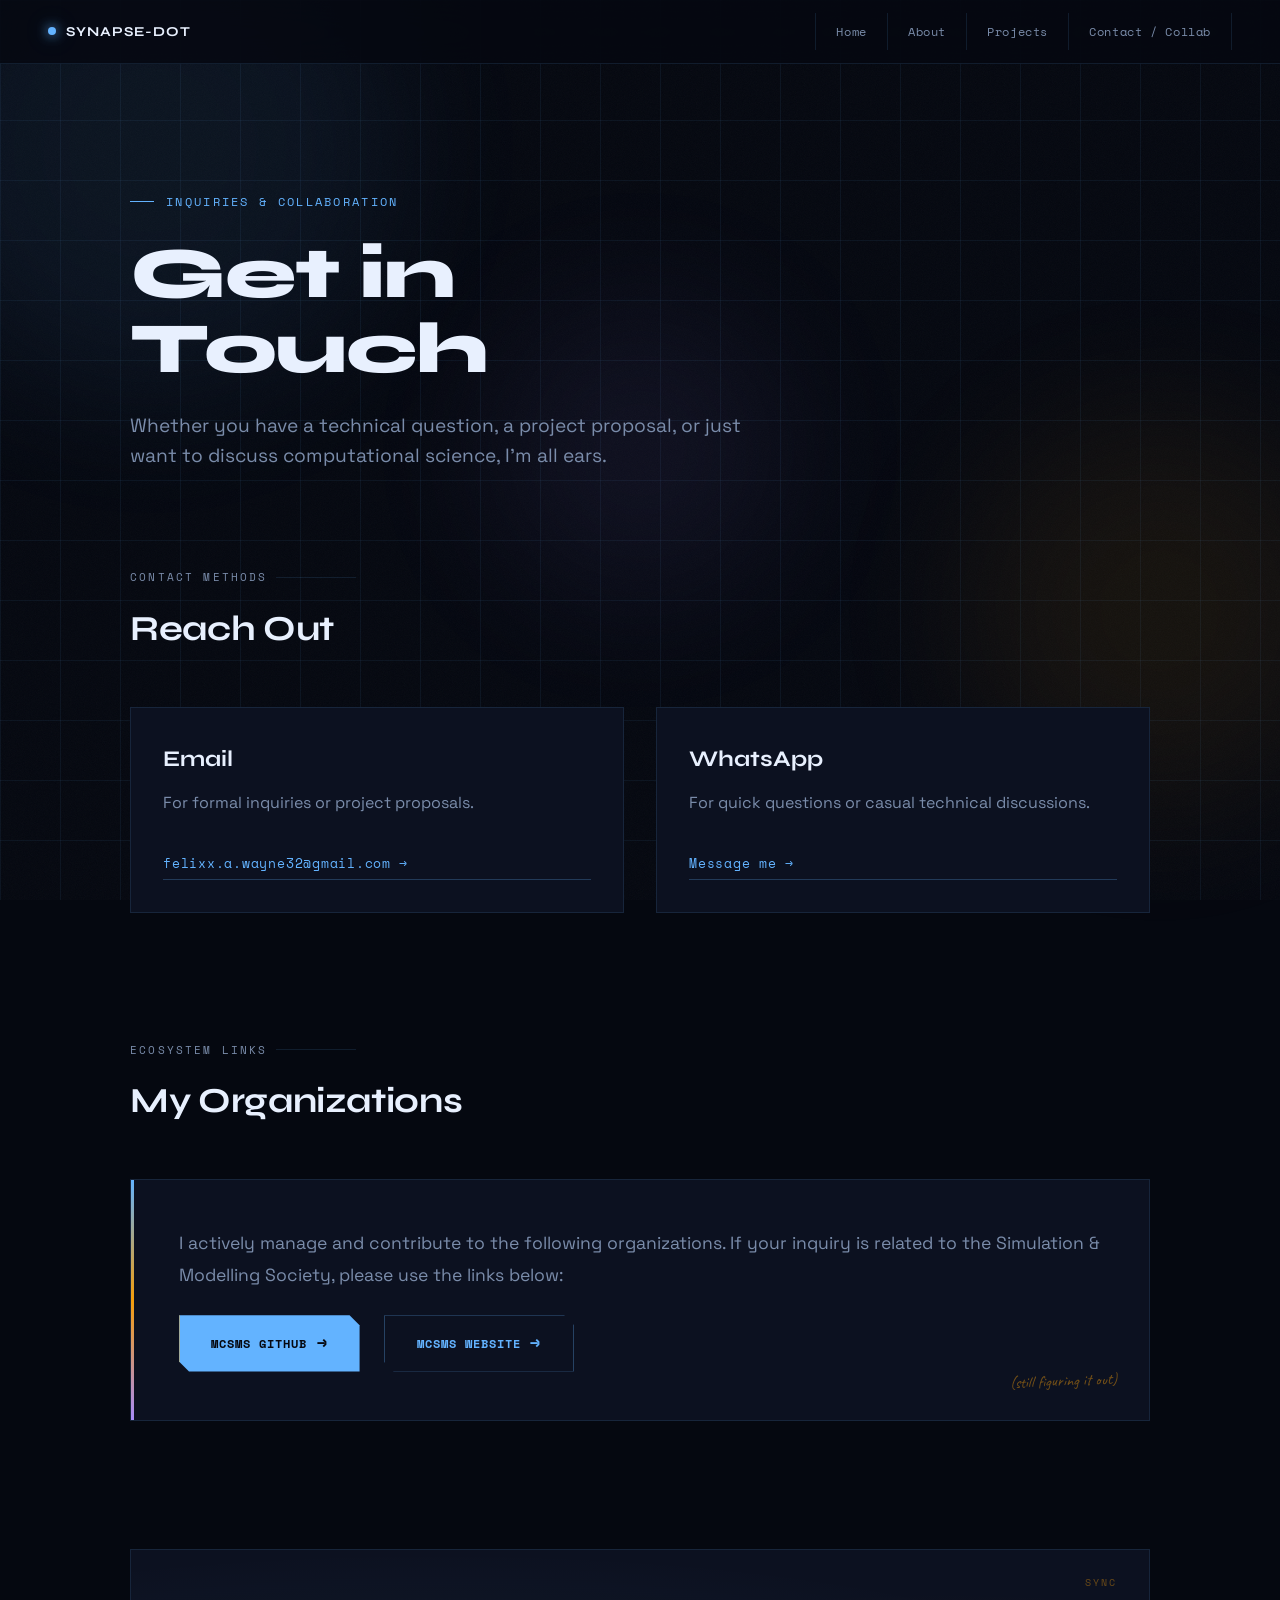
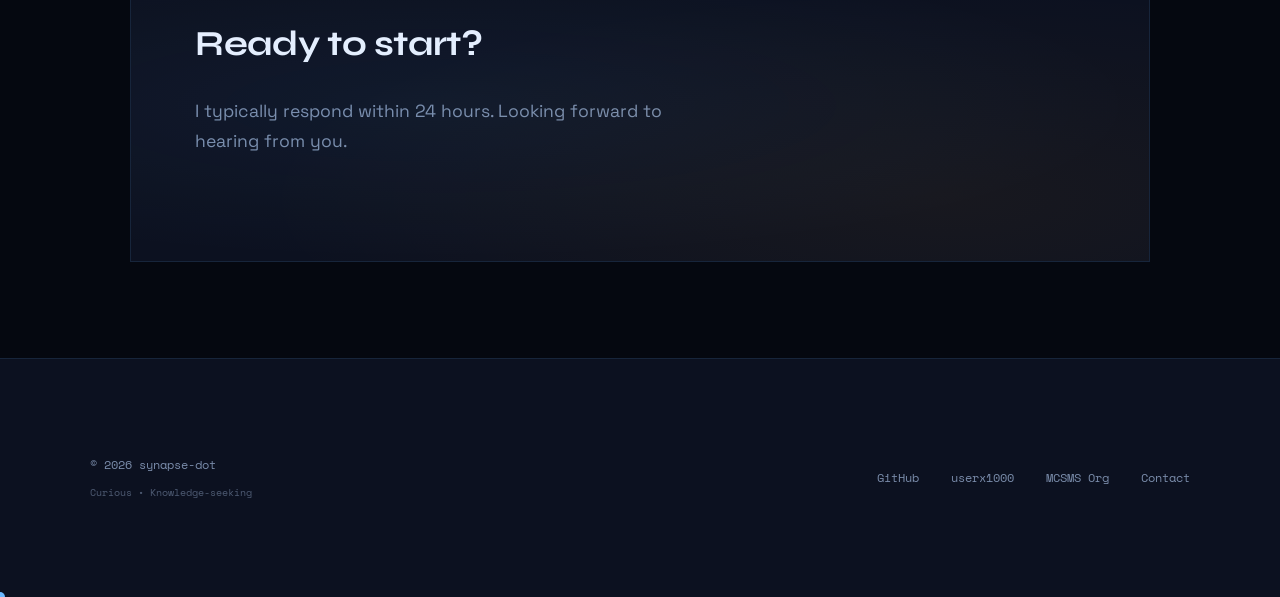
<file: join.html>
<!DOCTYPE html>
<html lang="en">
<head>
<meta charset="UTF-8">
<title>Contact | synapse-dot</title>
<meta name="viewport" content="width=device-width, initial-scale=1">
<meta property="og:title" content="Contact | synapse-dot" />
<meta property="og:description" content="Get in touch with Synapse for collaboration on simulations and systems." />
<meta property="og:type" content="website" />
<meta property="og:url" content="https://synapse-dot.github.io/join.html" />
<link rel="icon" type="image/png" href="/images/favicon.png">
<link rel="stylesheet" href="/css/style.css">
</head>
<body>

<nav>
  <a href="/index.html" class="nav-logo">
    <span>synapse-dot</span>
  </a>
  <div class="nav-links">
    <a href="/index.html">Home</a>
    <a href="/about.html">About</a>
    <a href="/projects.html">Projects</a>
    <a href="/join.html" class="active">Contact / Collab</a>
  </div>
</nav>

<main class="container">

  <div class="page-title">
    <div class="hero-label">Inquiries & Collaboration</div>
    <h1>Get in<br>Touch</h1>
    <p>Whether you have a technical question, a project proposal, or just want to discuss computational science, I'm all ears.</p>
  </div>

  <section style="margin-top: 2rem;">
    <div class="section-header">
      <div class="section-label">Contact Methods</div>
      <h2>Reach Out</h2>
    </div>
    <div class="card-grid" style="grid-template-columns: repeat(auto-fit, minmax(280px, 1fr));">
      <div class="card">
        <h3>Email</h3>
        <p>For formal inquiries or project proposals.</p>
        <a href="mailto:felixx.a.wayne32@gmail.com" class="resource-link">felixx.a.wayne32@gmail.com <span class="resource-link-arrow">&rarr;</span></a>
      </div>
      <div class="card">
        <h3>WhatsApp</h3>
        <p>For quick questions or casual technical discussions.</p>
        <a href="https://wa.me/94710638587" class="resource-link" target="_blank">Message me <span class="resource-link-arrow">&rarr;</span></a>
      </div>
    </div>
  </section>

  <section>
    <div class="section-header">
      <div class="section-label">Ecosystem Links</div>
      <h2>My Organizations</h2>
    </div>
    <div class="status-card">
      <p>I actively manage and contribute to the following organizations. If your inquiry is related to the Simulation & Modelling Society, please use the links below:</p>
      <div style="display: flex; gap: 1.5rem; margin-top: 1.5rem; flex-wrap: wrap;">
        <a href="https://github.com/mcsms-org" class="btn" target="_blank">MCSMS GitHub</a>
        <a href="https://mcsms-org.github.io" class="btn btn-outline" target="_blank">MCSMS Website</a>
      </div>
    </div>
  </section>

  <div class="cta-section">
    <span class="corner-mark">SYNC</span>
    <h2>Ready to start?</h2>
    <p>I typically respond within 24 hours. Looking forward to hearing from you.</p>
  </div>

</main>

<footer class="footer">
  <div class="footer-content">
    <div style="display: flex; flex-direction: column; gap: 0.5rem;">
      <p>&copy; 2026 synapse-dot</p>
      <p style="font-size: 0.65rem; opacity: 0.6;">Curious &bull; Knowledge-seeking</p>
    </div>
    <div class="footer-links">
      <a href="https://github.com/synapse-dot" target="_blank">GitHub</a>
      <a href="https://github.com/userx1000" target="_blank">userx1000</a>
      <a href="https://github.com/mcsms-org" target="_blank">MCSMS Org</a>
      <a href="mailto:felixx.a.wayne32@gmail.com">Contact</a>
    </div>
  </div>
</footer>

<script src="/main.js" defer></script>
</body>
</html>
</file>
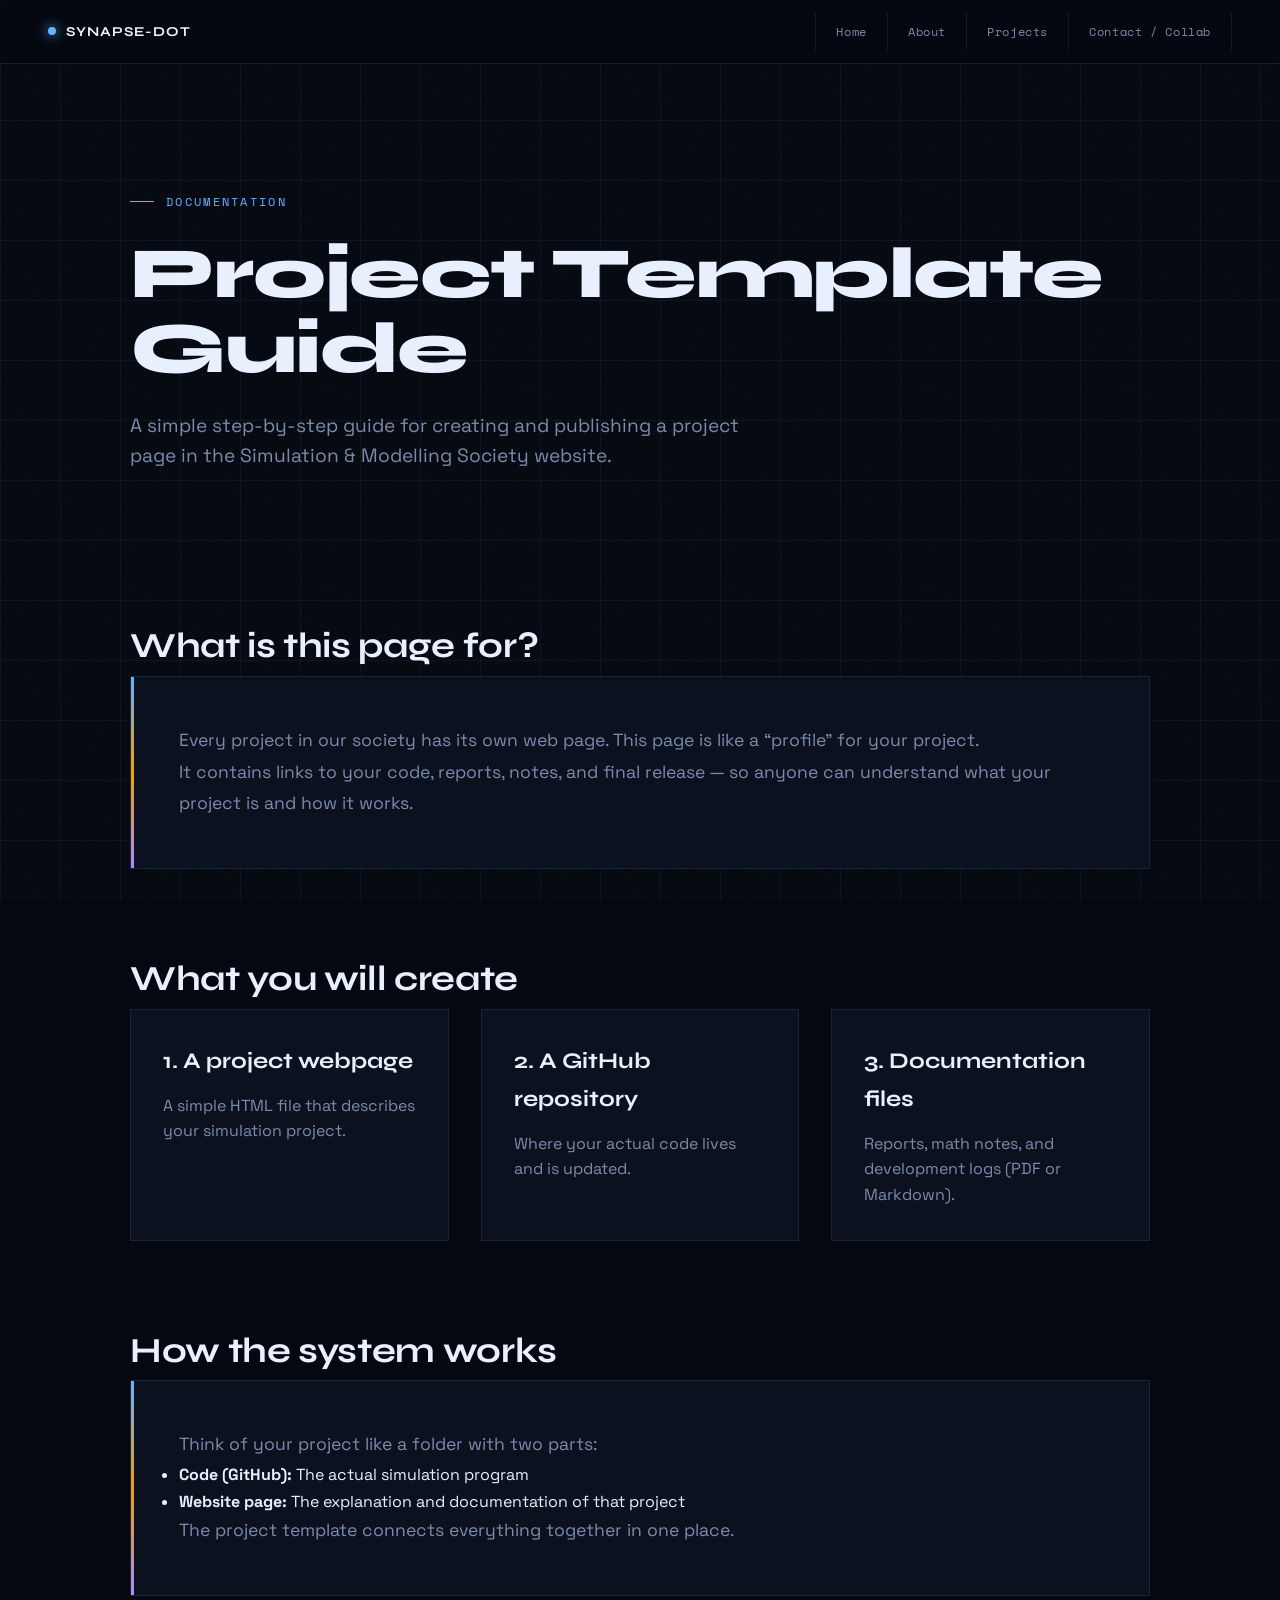
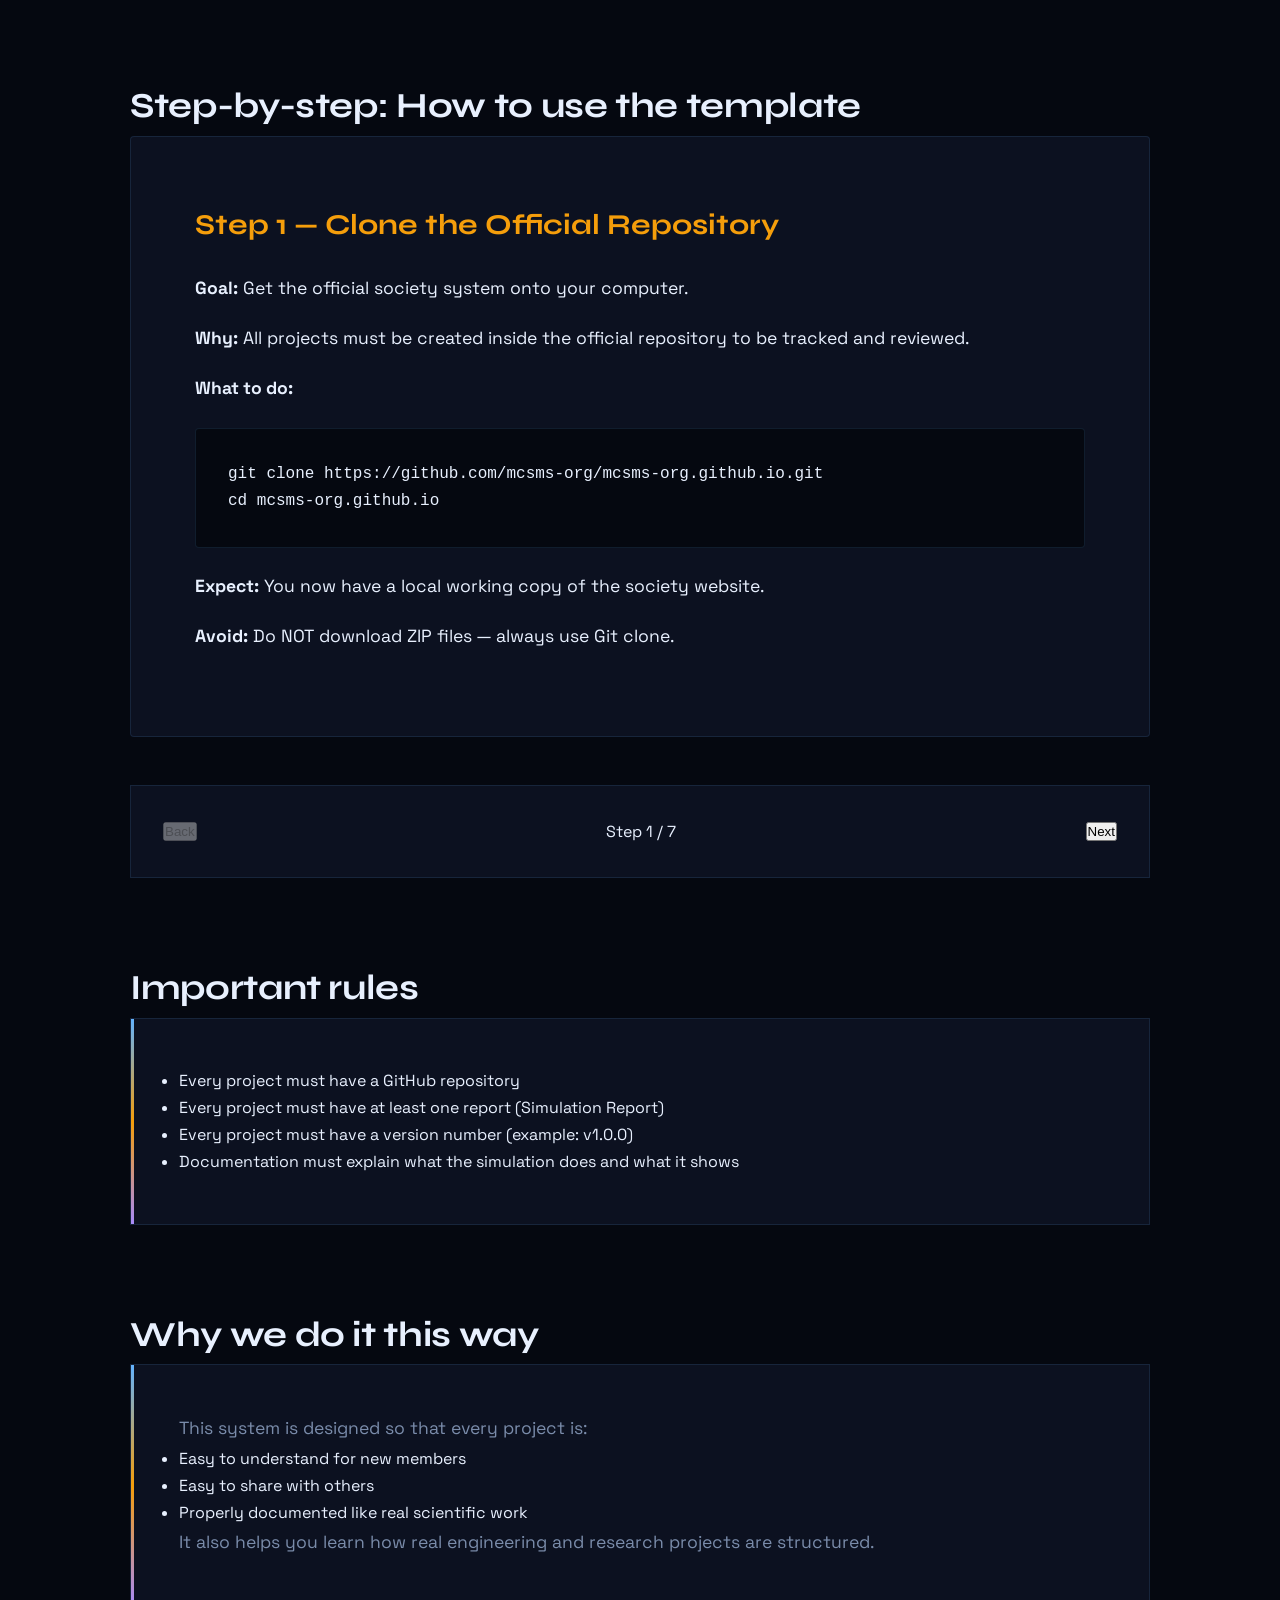
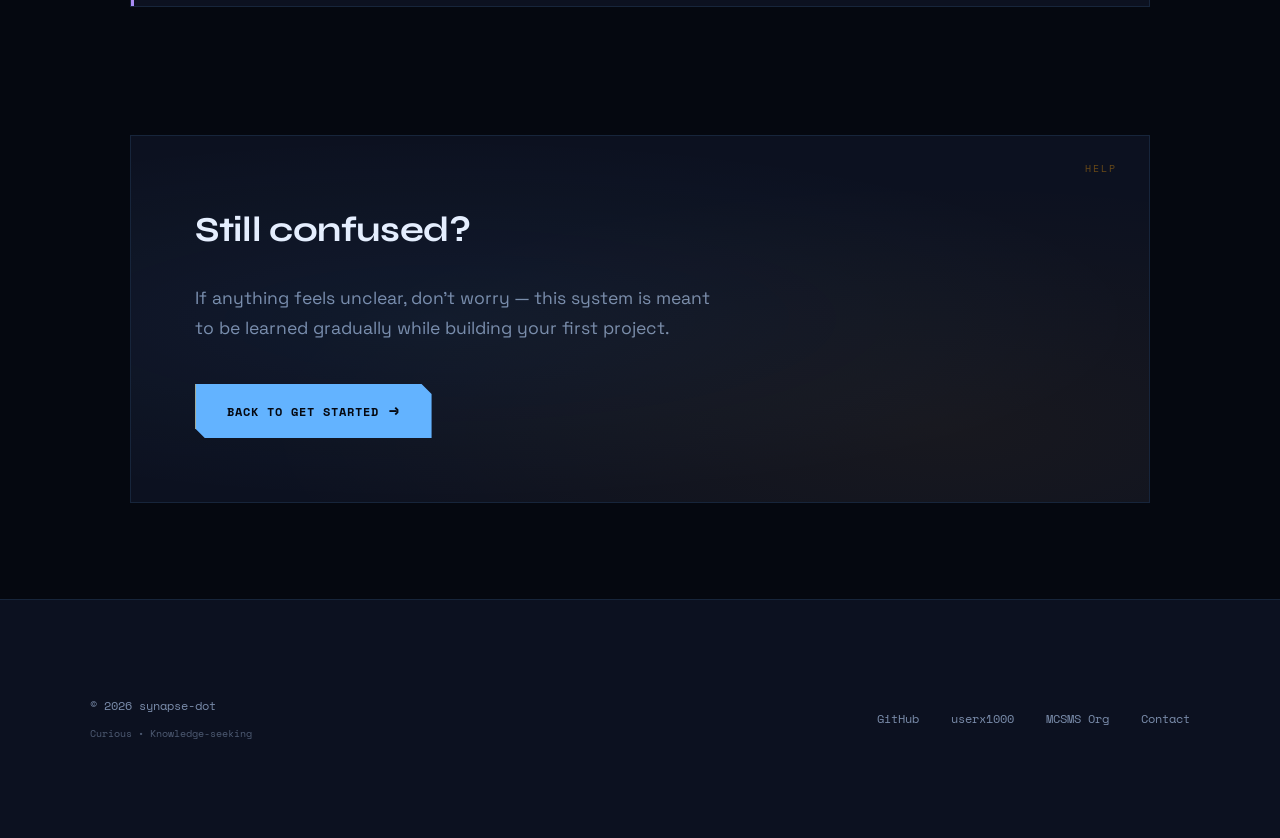
<file: project-template-guide.html>
<!DOCTYPE html>
<html lang="en">
<head>
<meta charset="UTF-8">
<title>Project Template Guide | Simulation & Modelling Society</title>
<meta name="viewport" content="width=device-width, initial-scale=1">
<link rel="icon" type="image/png" href="/images/favicon.png">
<link rel="stylesheet" href="/css/style.css">
</head>
<body>

<nav>
  <a href="/index.html" class="nav-logo">
    <span>synapse-dot</span>
  </a>
  <div class="nav-links">
    <a href="/index.html">Home</a>
    <a href="/about.html">About</a>
    <a href="/projects.html">Projects</a>
    <a href="/join.html">Contact / Collab</a>
  </div>
</nav>

<main class="container">

  <div class="page-title">
    <div class="hero-label">Documentation</div>
    <h1>Project Template Guide</h1>
    <p>A simple step-by-step guide for creating and publishing a project page in the Simulation & Modelling Society website.</p>
  </div>

  <section style="margin-top: 5rem;">
    <h2>What is this page for?</h2>
    <div class="status-card">
      <p>
        Every project in our society has its own web page.  
        This page is like a “profile” for your project.
      </p>

      <p>
        It contains links to your code, reports, notes, and final release — so anyone can understand what your project is and how it works.
      </p>
    </div>
  </section>

  <!-- SIMPLE OVERVIEW -->
  <section style="margin-top: 5rem;">
    <h2>What you will create</h2>

    <div class="card-grid">

      <div class="card">
        <h3>1. A project webpage</h3>
        <p>A simple HTML file that describes your simulation project.</p>
      </div>

      <div class="card">
        <h3>2. A GitHub repository</h3>
        <p>Where your actual code lives and is updated.</p>
      </div>

      <div class="card">
        <h3>3. Documentation files</h3>
        <p>Reports, math notes, and development logs (PDF or Markdown).</p>
      </div>

    </div>
  </section>

  <!-- HOW IT WORKS -->
  <section style="margin-top: 5rem;">
    <h2>How the system works</h2>

    <div class="status-card">
      <p>
        Think of your project like a folder with two parts:
      </p>

      <ul>
        <li><strong>Code (GitHub):</strong> The actual simulation program</li>
        <li><strong>Website page:</strong> The explanation and documentation of that project</li>
      </ul>

      <p>
        The project template connects everything together in one place.
      </p>
    </div>
  </section>

  <!-- STEP BY STEP -->
  <section style="margin-top: 5rem;">
    <h2>Step-by-step: How to use the template</h2>

    <div id="stepper">

      <!-- STEP 1 -->
      <div class="step active">
        <h3>Step 1 — Clone the Official Repository</h3>
        <p><strong>Goal:</strong> Get the official society system onto your computer.</p>
        <p><strong>Why:</strong> All projects must be created inside the official repository to be tracked and reviewed.</p>
        <p><strong>What to do:</strong></p>
        <pre><code>git clone https://github.com/mcsms-org/mcsms-org.github.io.git
cd mcsms-org.github.io</code></pre>
        <p><strong>Expect:</strong> You now have a local working copy of the society website.</p>
        <p><strong>Avoid:</strong> Do NOT download ZIP files — always use Git clone.</p>
      </div>

      <!-- STEP 2 -->
      <div class="step">
        <h3>Step 2 — Create a New Branch</h3>
        <p><strong>Goal:</strong> Create a safe workspace for your project.</p>
        <p><strong>Why:</strong> Prevents breaking the main website while you develop.</p>
        <p><strong>What to do:</strong></p>
        <pre><code>git checkout -b project-your-name</code></pre>
        <p><strong>Expect:</strong> You are now working inside a separate branch.</p>
        <p><strong>Avoid:</strong> Never edit main directly.</p>
      </div>

      <!-- STEP 3 -->
      <div class="step">
        <h3>Step 3 — Create Project Folder from Template</h3>
        <p><strong>Goal:</strong> Create a structured project workspace.</p>
        <p><strong>What to do:</strong></p>
        <ol>
          <li>Copy <code>templates/project-ex.html</code></li>
          <li>Paste into <code>projects/project-your-name/</code></li>
          <li>Rename main file to <code>index.html</code></li>
        </ol>
        <p><strong>Structure:</strong></p>
        <pre>projects/project-your-name/
    index.html
    simulation-report.pdf
    technical-report.pdf
    math-notes.pdf
    dev-log.md
    release-notes.md
    assets/</pre>
        <p><strong>Expect:</strong> A self-contained project directory.</p>
      </div>

      <!-- STEP 4 -->
      <div class="step">
        <h3>Step 4 — Fill Project Content</h3>
        <p><strong>Goal:</strong> Document your simulation properly.</p>
        <p><strong>What to do:</strong> Edit <code>index.html</code>:</p>
        <ul>
          <li>Project title & abstract (2–3 lines)</li>
          <li>Tags (Physics / Math / Systems etc.)</li>
          <li>GitHub repository link</li>
          <li>Report links (PDFs)</li>
          <li>Dev logs (Markdown)</li>
          <li>Release notes & Contributors</li>
        </ul>
        <p><strong>Avoid:</strong> Leaving placeholder links (#) in the final version.</p>
      </div>

      <!-- STEP 5 -->
      <div class="step">
        <h3>Step 5 — Commit and Push</h3>
        <p><strong>Goal:</strong> Upload your project to the online repository.</p>
        <p><strong>What to do:</strong></p>
        <pre><code>git add .
git commit -m "Add project: your project name"
git push origin project-your-name</code></pre>
        <p><strong>Expect:</strong> Your project exists on GitHub under your branch.</p>
        <p><strong>Avoid:</strong> Forgetting to push (project stays local).</p>
      </div>

      <!-- STEP 6 -->
      <div class="step">
        <h3>Step 6 — Create Pull Request (PR)</h3>
        <p><strong>Goal:</strong> Submit your project for review.</p>
        <p><strong>Why:</strong> This is the official “publication gate” of the society.</p>
        <p><strong>What to do:</strong> On GitHub, click "Compare & Pull Request". Describe what the simulation does, files included, and key results.</p>
        <p><strong>Expect:</strong> Your project enters the review stage.</p>
      </div>

      <!-- STEP 7 -->
      <div class="step">
        <h3>Step 7 — Register Project on Website</h3>
        <p><strong>Goal:</strong> Make your project visible on the public Projects page.</p>
        <p><strong>What to do:</strong> Open <code>projects/projects-index.json</code> and add your new project object to the list:</p>
        <pre><code>{
  "id": "your-project-name",
  "title": "Your Project Title",
  "description": "Short description of your simulation.",
  "tags": ["Tag1", "Tag2"],
  "link": "projects/your-project-name/"
}</code></pre>
        <p><strong>Expect:</strong> Your project will appear automatically on the Projects page.</p>
      </div>

    </div>

    <!-- CONTROLS -->
    <div class="step-controls">
      <button id="prevBtn" disabled>Back</button>
      <span id="stepIndicator">Step 1 / 7</span>
      <button id="nextBtn">Next</button>
    </div>
  </section>

  <!-- IMPORTANT RULES -->
  <section style="margin-top: 5rem;">
    <h2>Important rules</h2>

    <div class="status-card">

      <ul>
        <li>Every project must have a GitHub repository</li>
        <li>Every project must have at least one report (Simulation Report)</li>
        <li>Every project must have a version number (example: v1.0.0)</li>
        <li>Documentation must explain what the simulation does and what it shows</li>
      </ul>

    </div>
  </section>

  <!-- WHY THIS MATTERS -->
  <section style="margin-top: 5rem;">
    <h2>Why we do it this way</h2>

    <div class="status-card">
      <p>
        This system is designed so that every project is:
      </p>

      <ul>
        <li>Easy to understand for new members</li>
        <li>Easy to share with others</li>
        <li>Properly documented like real scientific work</li>
      </ul>

      <p>
        It also helps you learn how real engineering and research projects are structured.
      </p>
    </div>
  </section>

  <!-- HELP -->
  <div class="cta-section">
    <span class="corner-mark">HELP</span>
    <h2>Still confused?</h2>
    <p>
      If anything feels unclear, don’t worry — this system is meant to be learned gradually while building your first project.
    </p>
    <a href="/get-started.html" class="btn">Back to Get Started</a>
  </div>

</main>

<footer class="footer">
  <div class="footer-content">
    <div style="display: flex; flex-direction: column; gap: 0.5rem;">
      <p>&copy; 2026 synapse-dot</p>
      <p style="font-size: 0.65rem; opacity: 0.6;">Curious &bull; Knowledge-seeking</p>
    </div>
    <div class="footer-links">
      <a href="https://github.com/synapse-dot" target="_blank">GitHub</a>
      <a href="https://github.com/userx1000" target="_blank">userx1000</a>
      <a href="https://github.com/mcsms-org" target="_blank">MCSMS Org</a>
      <a href="mailto:felixx.a.wayne32@gmail.com">Contact</a>
    </div>
  </div>
</footer>
<script>
  const steps = document.querySelectorAll(".step");
  const nextBtn = document.getElementById("nextBtn");
  const prevBtn = document.getElementById("prevBtn");
  const indicator = document.getElementById("stepIndicator");

  let currentStep = 0;

  function updateSteps() {
    steps.forEach((step, index) => {
      step.classList.toggle("active", index === currentStep);
    });

    indicator.textContent = `Step ${currentStep + 1} / ${steps.length}`;

    prevBtn.disabled = currentStep === 0;
    nextBtn.disabled = currentStep === steps.length - 1;
  }

  nextBtn.addEventListener("click", () => {
    if (currentStep < steps.length - 1) {
      currentStep++;
      updateSteps();
    }
  });

  prevBtn.addEventListener("click", () => {
    if (currentStep > 0) {
      currentStep--;
      updateSteps();
    }
  });
</script>
</body>
</html>
</file>
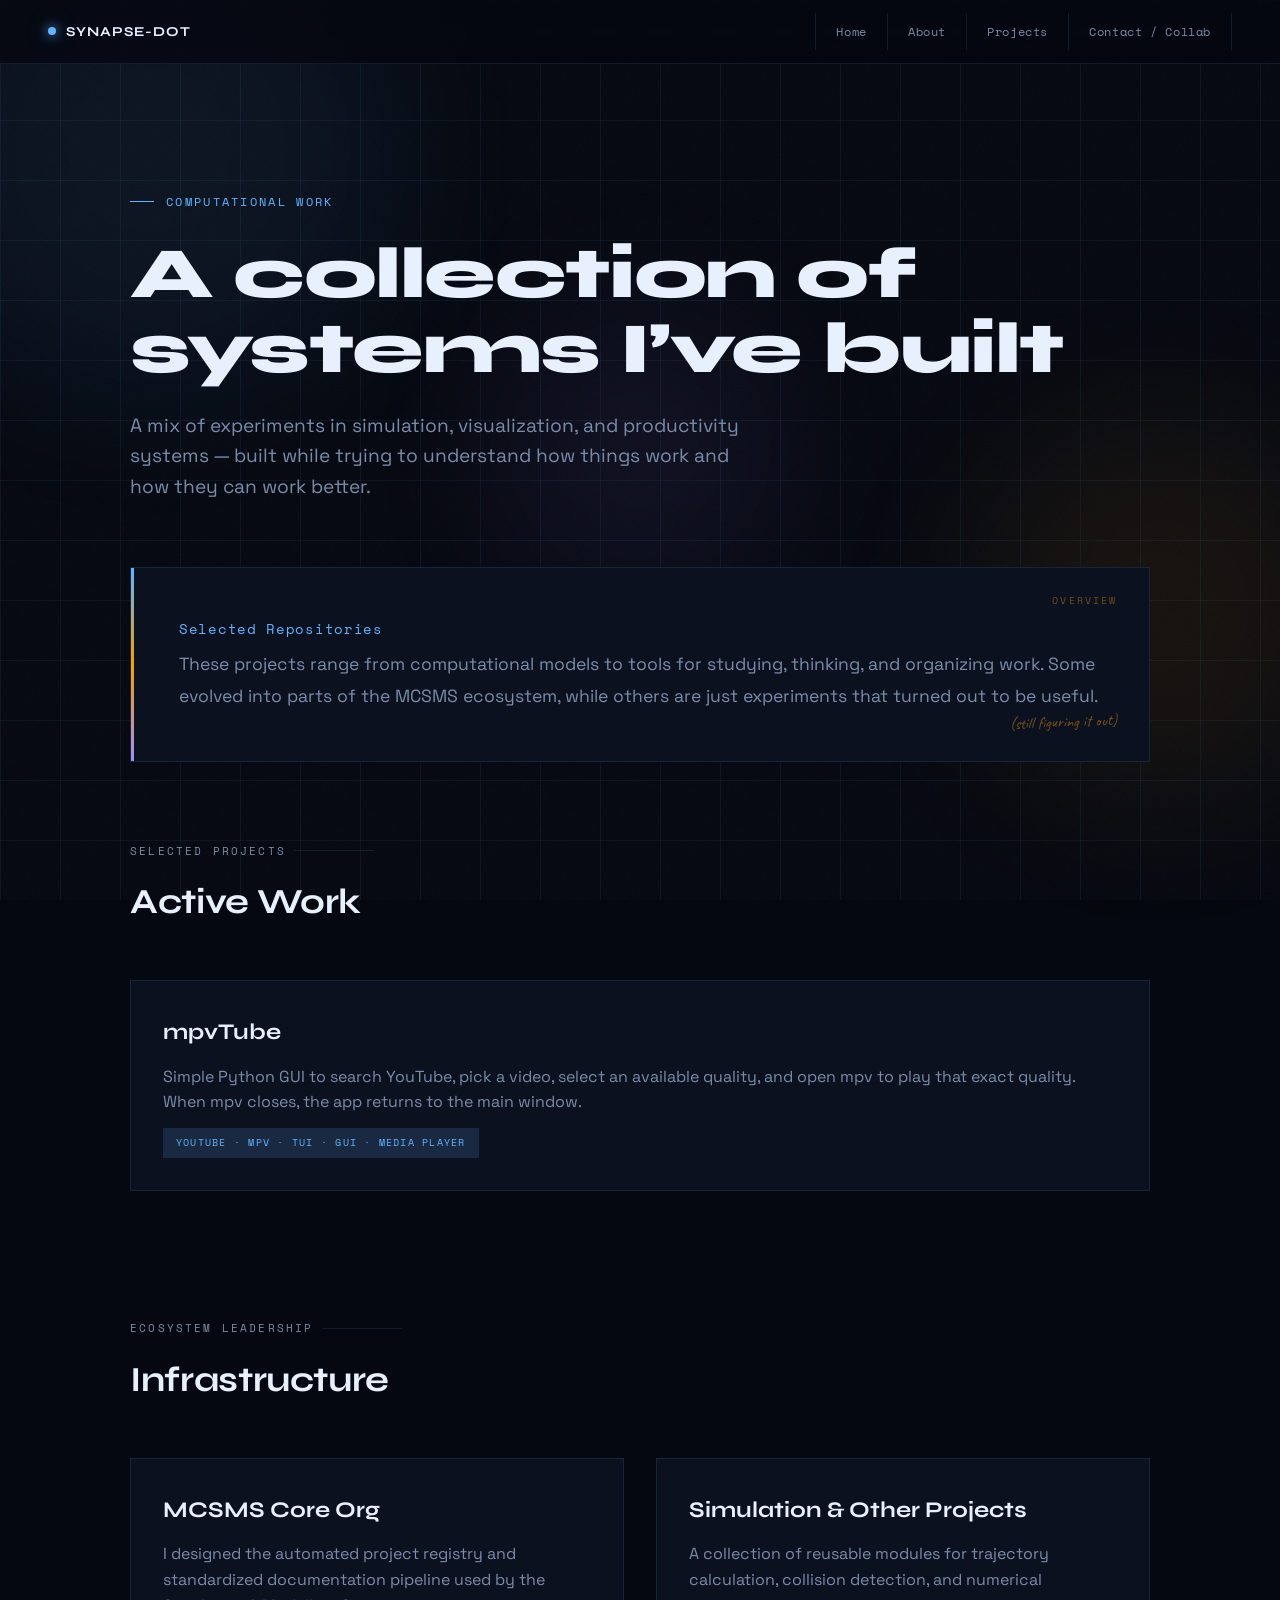
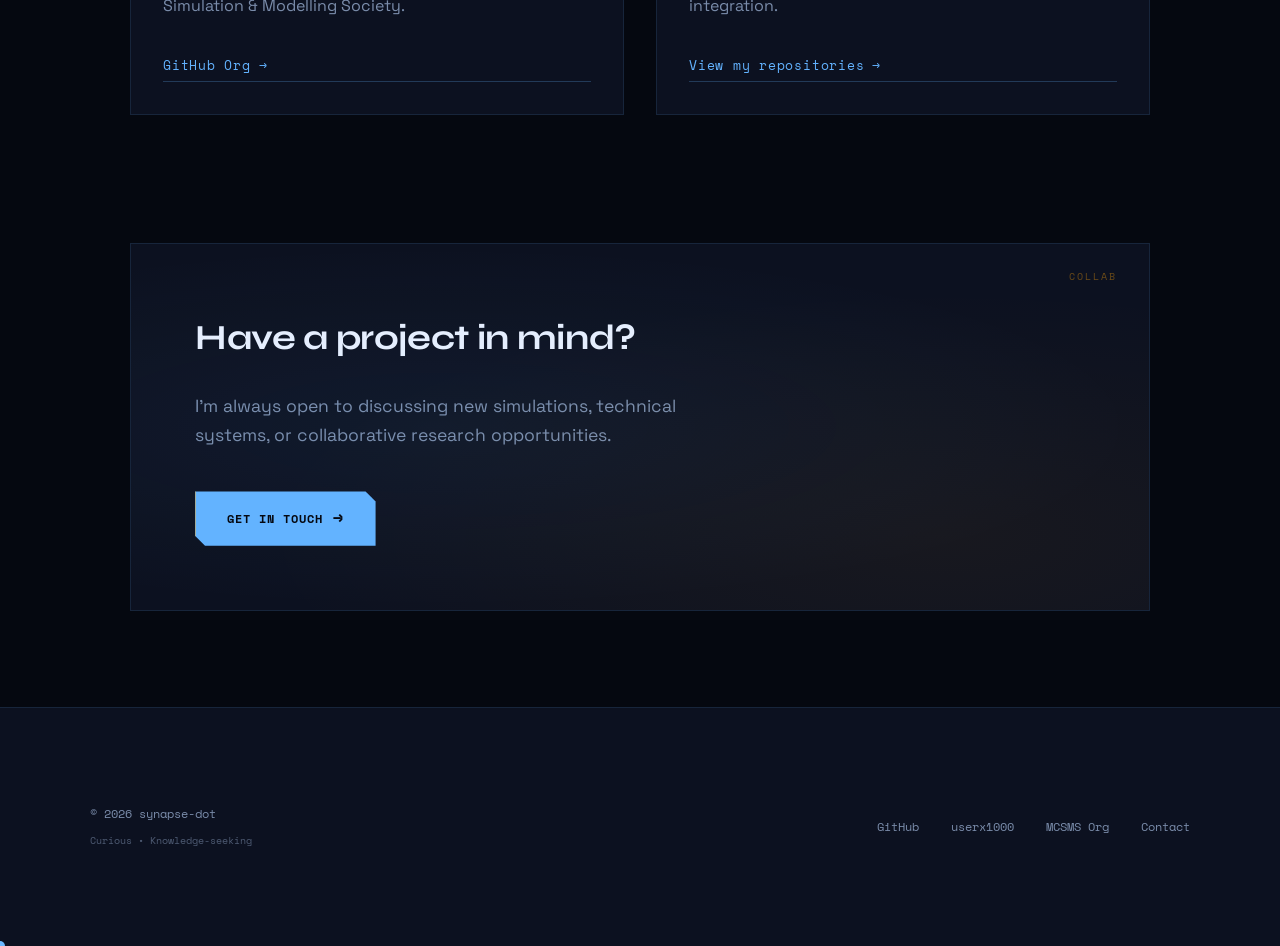
<file: projects.html>
<!DOCTYPE html>
<html lang="en">
<head>
<meta charset="UTF-8">
<title>Projects | synapse-dot</title>
<meta name="viewport" content="width=device-width, initial-scale=1">
<meta property="og:title" content="Projects | synapse-dot" />
<meta property="og:description" content="Computational simulations, systems, and tools built by Synapse." />
<meta property="og:type" content="website" />
<meta property="og:url" content="https://synapse-dot.github.io/projects.html" />
<link rel="icon" type="image/png" href="/images/favicon.png">
<link rel="stylesheet" href="/css/style.css">
</head>
<body>

<nav>
  <a href="/index.html" class="nav-logo">
    <span>synapse-dot</span>
  </a>
  <div class="nav-links">
    <a href="/index.html">Home</a>
    <a href="/about.html">About</a>
    <a href="/projects.html" class="active">Projects</a>
    <a href="/join.html">Contact / Collab</a>
  </div>
</nav>

<main class="container">

  <div class="page-title">
    <div class="hero-label">Computational Work</div>
    <h1>A collection of<br>systems I’ve built</h1>
    <p>A mix of experiments in simulation, visualization, and productivity systems — built while trying to understand how things work and how they can work better.</p>
  </div>

  <div class="status-card" style="margin-top: 0;">
    <span class="corner-mark">OVERVIEW</span>
    <p style="font-family: var(--font-mono); font-size: 0.88rem; color: var(--accent); margin-bottom: 0.5rem; letter-spacing: 0.05em;">Selected Repositories</p>
    <p>These projects range from computational models to tools for studying, thinking, and organizing work. Some evolved into parts of the MCSMS ecosystem, while others are just experiments that turned out to be useful.</p>
  </div>

  <section style="margin-top: 5rem;">
    <div class="section-header">
      <div class="section-label">Selected Projects</div>
      <h2>Active Work</h2>
    </div>
    <div id="project-grid" class="card-grid" style="margin-bottom: 5rem;"></div>
  </section>

  <section>
    <div class="section-header">
      <div class="section-label">Ecosystem Leadership</div>
      <h2>Infrastructure</h2>
    </div>
    <div class="card-grid">
      <div class="card">
        <h3>MCSMS Core Org</h3>
        <p>I designed the automated project registry and standardized documentation pipeline used by the Simulation & Modelling Society.</p>
        <a href="https://github.com/mcsms-org" class="resource-link" target="_blank">GitHub Org <span class="resource-link-arrow">&rarr;</span></a>
      </div>
      <div class="card">
        <h3>Simulation &amp; Other Projects</h3>
        <p>A collection of reusable modules for trajectory calculation, collision detection, and numerical integration.</p>
        <a href="https://github.com/synapse-dot" class="resource-link" target="_blank">View my repositories <span class="resource-link-arrow">&rarr;</span></a>
      </div>
    </div>
  </section>

  <div class="cta-section">
    <span class="corner-mark">COLLAB</span>
    <h2>Have a project in mind?</h2>
    <p>I'm always open to discussing new simulations, technical systems, or collaborative research opportunities.</p>
    <a href="/join.html" class="btn">Get in touch</a>
  </div>

</main>

<footer class="footer">
  <div class="footer-content">
    <div style="display: flex; flex-direction: column; gap: 0.5rem;">
      <p>&copy; 2026 synapse-dot</p>
      <p style="font-size: 0.65rem; opacity: 0.6;">Curious &bull; Knowledge-seeking</p>
    </div>
    <div class="footer-links">
      <a href="https://github.com/synapse-dot" target="_blank">GitHub</a>
      <a href="https://github.com/userx1000" target="_blank">userx1000</a>
      <a href="https://github.com/mcsms-org" target="_blank">MCSMS Org</a>
      <a href="mailto:felixx.a.wayne32@gmail.com">Contact</a>
    </div>
  </div>
</footer>

<script>
  const grid = document.getElementById('project-grid');

  // Loading state
  grid.innerHTML = `
    <div class="status-card">
      <p style="font-family: var(--font-mono); color: var(--muted);">
        Loading projects...
      </p>
    </div>
  `;

  fetch('projects/projects-index.json')
    .then(response => {
      if (!response.ok) throw new Error('Failed to load project index');
      return response.json();
    })
    .then(data => {
      grid.innerHTML = '';

      if (!data.length) {
        grid.innerHTML = `
          <div class="status-card">
            <p style="font-family: var(--font-mono); color: var(--muted);">
              No projects found yet.
            </p>
          </div>
        `;
        return;
      }

      data.forEach((project, index) => {
        const card = document.createElement('a');
        card.href = project.link;
        card.className = 'card';
        card.style.textDecoration = 'none';

        card.innerHTML = `
          <h3>${project.title}</h3>
          <p>${project.description}</p>

          <span class="card-tag">
            ${project.tags.join(' · ')}
          </span>
        `;

        grid.appendChild(card);
      });
    })
    .catch(error => {
      console.error(error);

      grid.innerHTML = `
        <div class="status-card">
          <p style="font-family: var(--font-mono); color: #ff6b6b;">
            Failed to load projects. Check projects-index.json
          </p>
        </div>
      `;
    });
</script>
<script src="/main.js" defer></script>
</body>
</html>
</file>
<file: css/style.css>
@import url('https://fonts.googleapis.com/css2?family=Space+Grotesk:wght@300;400;500;600;700&family=Space+Mono:ital,wght@0,400;0,700;1,400&family=Syne:wght@400;600;700;800&family=Caveat:wght@400;600&display=swap');

:root {
  --bg: #050810;
  --surface: #0c1120;
  --surface-2: #111827;
  --border: rgba(99, 179, 255, 0.12);
  --border-bright: rgba(99, 179, 255, 0.3);
  --text: #e8f0fe;
  --muted: #7a8caa;
  --accent: #63b3ff;
  --accent-dim: rgba(99, 179, 255, 0.15);
  --accent-2: #a78bfa;
  --warm: #f59e0b;           /* new: amber warmth */
  --warm-dim: rgba(245, 158, 11, 0.12);
  --warm-border: rgba(245, 158, 11, 0.28);
  --glow: rgba(99, 179, 255, 0.08);
  --font-display: 'Syne', sans-serif;
  --font-body: 'Space Grotesk', sans-serif;
  --font-mono: 'Space Mono', monospace;
  --font-hand: 'Caveat', cursive;   /* new: handwritten annotations */
  --cursor-size: 10px;
  --cursor-ring: 36px;
}

*, *::before, *::after { box-sizing: border-box; margin: 0; padding: 0; }
html { scroll-behavior: smooth; }

/* ── CUSTOM CURSOR ─────────────────────────────────────── */
body { cursor: none; }
@media (pointer: coarse) { body { cursor: auto; } }

#cursor-dot {
  position: fixed;
  width: var(--cursor-size);
  height: var(--cursor-size);
  background: var(--accent);
  border-radius: 50%;
  pointer-events: none;
  z-index: 9999;
  transform: translate(-50%, -50%);
  transition: width 0.15s, height 0.15s, background 0.2s, opacity 0.2s;
  mix-blend-mode: screen;
}

#cursor-ring {
  position: fixed;
  width: var(--cursor-ring);
  height: var(--cursor-ring);
  border: 1.5px solid var(--border-bright);
  border-radius: 50%;
  pointer-events: none;
  z-index: 9998;
  transform: translate(-50%, -50%);
  transition: width 0.35s cubic-bezier(.23,1,.32,1),
              height 0.35s cubic-bezier(.23,1,.32,1),
              border-color 0.2s, opacity 0.2s;
}

body.cursor-hover #cursor-dot {
  width: 6px; height: 6px;
  background: var(--warm);
}
body.cursor-hover #cursor-ring {
  width: 56px; height: 56px;
  border-color: var(--warm-border);
}
body.cursor-click #cursor-dot {
  width: 14px; height: 14px;
  opacity: 0.6;
}

/* ── BODY & BACKGROUND ─────────────────────────────────── */
body {
  background-color: var(--bg);
  color: var(--text);
  font-family: var(--font-body);
  font-size: 16px;
  line-height: 1.7;
  min-height: 100vh;
  overflow-x: hidden;
}

/* Grid background */
body::before {
  content: '';
  position: fixed;
  inset: 0;
  background-image:
    linear-gradient(var(--border) 1px, transparent 1px),
    linear-gradient(90deg, var(--border) 1px, transparent 1px);
  background-size: 60px 60px;
  pointer-events: none;
  z-index: 0;
  opacity: 0.6;
}

/* Noise texture overlay */
body::after {
  content: '';
  position: fixed;
  inset: 0;
  pointer-events: none;
  z-index: 1;
  opacity: 0.035;
  background-image: url("data:image/svg+xml,%3Csvg viewBox='0 0 256 256' xmlns='http://www.w3.org/2000/svg'%3E%3Cfilter id='noise'%3E%3CfeTurbulence type='fractalNoise' baseFrequency='0.9' numOctaves='4' stitchTiles='stitch'/%3E%3C/filter%3E%3Crect width='100%25' height='100%25' filter='url(%23noise)'/%3E%3C/svg%3E");
  background-repeat: repeat;
  background-size: 200px 200px;
}

/* Ambient glow blobs */
.glow-blob {
  position: fixed;
  border-radius: 50%;
  filter: blur(80px);
  pointer-events: none;
  z-index: 0;
  opacity: 0.07;
  animation: blobDrift 18s ease-in-out infinite alternate;
}
.glow-blob-1 {
  width: 500px; height: 500px;
  background: var(--accent);
  top: -100px; left: -100px;
  animation-duration: 22s;
}
.glow-blob-2 {
  width: 400px; height: 400px;
  background: var(--warm);
  bottom: 10%; right: -80px;
  animation-duration: 17s;
  animation-delay: -5s;
}
.glow-blob-3 {
  width: 300px; height: 300px;
  background: var(--accent-2);
  top: 50%; left: 50%;
  transform: translate(-50%, -50%);
  animation-duration: 25s;
  animation-delay: -9s;
}

@keyframes blobDrift {
  0%   { transform: translate(0, 0) scale(1); }
  33%  { transform: translate(30px, -40px) scale(1.05); }
  66%  { transform: translate(-20px, 25px) scale(0.95); }
  100% { transform: translate(15px, -15px) scale(1.02); }
}

/* ── NAV ───────────────────────────────────────────────── */
nav {
  position: sticky;
  top: 0;
  z-index: 100;
  padding: 0 3rem;
  height: 64px;
  display: flex;
  align-items: center;
  justify-content: space-between;
  background: rgba(5, 8, 16, 0.82);
  backdrop-filter: blur(20px);
  border-bottom: 1px solid var(--border);
  transition: transform 0.4s cubic-bezier(.23,1,.32,1), box-shadow 0.3s;
}

nav.nav-hidden  { transform: translateY(-100%); }
nav.nav-visible { transform: translateY(0); }
nav.nav-scrolled { box-shadow: 0 8px 40px rgba(0,0,0,0.4); }

.nav-logo {
  font-family: var(--font-display);
  font-size: 0.85rem;
  font-weight: 700;
  letter-spacing: 0.08em;
  text-transform: uppercase;
  color: var(--text);
  text-decoration: none;
  display: flex;
  align-items: center;
  gap: 0.6rem;
  transition: color 0.2s;
}

.nav-logo::before {
  content: '';
  display: block;
  width: 8px;
  height: 8px;
  background: var(--accent);
  border-radius: 50%;
  box-shadow: 0 0 12px var(--accent), 0 0 24px rgba(99,179,255,0.4);
  flex-shrink: 0;
  animation: pulse 2.8s ease-in-out infinite;
}
@keyframes pulse {
  0%, 100% { box-shadow: 0 0 8px var(--accent); transform: scale(1); }
  50% { box-shadow: 0 0 18px var(--accent), 0 0 36px rgba(99,179,255,0.35); transform: scale(1.15); }
}

.nav-links {
  display: flex;
  align-items: center;
  gap: 0;
}

.nav-links a {
  color: var(--muted);
  text-decoration: none;
  font-family: var(--font-mono);
  font-size: 0.78rem;
  letter-spacing: 0.05em;
  padding: 0.5rem 1.25rem;
  border-left: 1px solid var(--border);
  transition: color 0.2s, background 0.2s;
  position: relative;
}
.nav-links a::after {
  content: '';
  position: absolute;
  bottom: 0; left: 50%; right: 50%;
  height: 2px;
  background: var(--warm);
  transition: left 0.25s, right 0.25s;
  border-radius: 2px;
}
.nav-links a:hover::after,
.nav-links a.active::after { left: 1.25rem; right: 1.25rem; }

.nav-links a:last-child { border-right: 1px solid var(--border); }
.nav-links a:hover { color: var(--text); background: rgba(245,158,11,0.06); }
.nav-links a.active { color: var(--accent); }

/* Nav hamburger */
.nav-hamburger {
  display: none;
  flex-direction: column;
  gap: 5px;
  background: none;
  border: none;
  cursor: none;
  padding: 6px;
  z-index: 110;
}
.nav-hamburger span {
  display: block;
  width: 24px;
  height: 2px;
  background: var(--muted);
  transition: transform 0.3s, opacity 0.3s, background 0.2s;
  transform-origin: center;
}
.nav-hamburger.is-open span:nth-child(1) { transform: translateY(7px) rotate(45deg); background: var(--accent); }
.nav-hamburger.is-open span:nth-child(2) { opacity: 0; transform: scaleX(0); }
.nav-hamburger.is-open span:nth-child(3) { transform: translateY(-7px) rotate(-45deg); background: var(--accent); }

/* ── LAYOUT ─────────────────────────────────────────────── */
.container {
  position: relative;
  z-index: 2;
  max-width: 1100px;
  margin: 0 auto;
  padding: 0 2.5rem 6rem;
}

/* ── PAGE TITLES ────────────────────────────────────────── */
.page-title { padding: 8rem 0 4rem; }
.page-title h1 {
  font-family: var(--font-display);
  font-size: clamp(2.8rem, 8vw, 4.5rem);
  font-weight: 800;
  line-height: 1.05;
  letter-spacing: -0.02em;
  color: var(--text);
  margin-bottom: 1.5rem;
}
.page-title p { color: var(--muted); font-size: 1.2rem; max-width: 640px; line-height: 1.6; }

/* ── HERO ───────────────────────────────────────────────── */
.hero {
  padding: 8rem 0 5rem;
  position: relative;
}

/* Hand-drawn annotation next to hero */
.hero-annotation {
  position: absolute;
  right: 0; top: 9rem;
  font-family: var(--font-hand);
  font-size: 1.1rem;
  color: var(--warm);
  opacity: 0.55;
  pointer-events: none;
  line-height: 1.4;
  text-align: right;
  max-width: 180px;
  transform: rotate(2deg);
  display: flex;
  flex-direction: column;
  align-items: flex-end;
  gap: 0.3rem;
}
.hero-annotation svg {
  width: 50px;
  opacity: 0.5;
  transform: rotate(-5deg) scaleX(-1);
  margin-bottom: 0.2rem;
}

.hero-label {
  font-family: var(--font-mono);
  font-size: 0.72rem;
  letter-spacing: 0.2em;
  text-transform: uppercase;
  color: var(--accent);
  margin-bottom: 1.5rem;
  display: flex;
  align-items: center;
  gap: 0.75rem;
}
.hero-label::before {
  content: '';
  display: block;
  width: 24px;
  height: 1px;
  background: var(--accent);
}

.hero h1 {
  font-family: var(--font-display);
  font-size: clamp(2.8rem, 6vw, 5rem);
  font-weight: 800;
  line-height: 1.05;
  color: var(--text);
  margin-bottom: 1.5rem;
  letter-spacing: -0.02em;
}
.hero h1 span {
  color: var(--accent);
  display: block;
  position: relative;
}
/* Underline squiggle on accent span */
.hero h1 span::after {
  content: '';
  position: absolute;
  bottom: -4px; left: 0;
  width: 100%; height: 3px;
  background: var(--warm);
  border-radius: 2px;
  transform: scaleX(0);
  transform-origin: left;
  transition: transform 0.6s cubic-bezier(.23,1,.32,1) 0.8s;
}
.hero h1 span.underline-in::after { transform: scaleX(1); }

.hero p {
  font-size: 1.15rem;
  color: var(--muted);
  max-width: 560px;
  margin-bottom: 2.5rem;
  font-weight: 300;
}

/* ── SECTIONS ───────────────────────────────────────────── */
section { margin-top: 8rem; }

/* ── BUTTONS ────────────────────────────────────────────── */
.btn {
  display: inline-flex;
  align-items: center;
  gap: 0.6rem;
  padding: 0.85rem 2rem;
  background: var(--accent);
  color: #050810;
  text-decoration: none;
  font-family: var(--font-mono);
  font-size: 0.78rem;
  font-weight: 700;
  letter-spacing: 0.08em;
  text-transform: uppercase;
  border: none;
  cursor: none;
  clip-path: polygon(0 0, calc(100% - 10px) 0, 100% 10px, 100% 100%, 10px 100%, 0 calc(100% - 10px));
  transition: opacity 0.2s, transform 0.2s, background 0.2s;
  position: relative;
  overflow: hidden;
}
.btn::before {
  content: '';
  position: absolute;
  inset: 0;
  background: var(--warm);
  transform: translateX(-100%);
  transition: transform 0.35s cubic-bezier(.23,1,.32,1);
  z-index: 0;
}
.btn:hover::before { transform: translateX(0); }
.btn > * { position: relative; z-index: 1; }
.btn span, .btn-text { position: relative; z-index: 1; }
.btn:hover { opacity: 1; transform: translateY(-2px); }
.btn::after { content: '\2192'; font-size: 1rem; position: relative; z-index: 1; transition: transform 0.2s; }
.btn:hover::after { transform: translateX(3px); }

.btn-outline {
  background: transparent;
  color: var(--accent);
  border: 1px solid var(--border-bright);
  clip-path: polygon(0 0, calc(100% - 10px) 0, 100% 10px, 100% 100%, 10px 100%, 0 calc(100% - 10px));
}
.btn-outline::before { background: var(--accent-dim); }
.btn-outline:hover { color: var(--text); }

/* ── SECTION HEADERS ────────────────────────────────────── */
.section-header { margin-bottom: 3rem; }
.section-label {
  font-family: var(--font-mono);
  font-size: 0.68rem;
  letter-spacing: 0.2em;
  text-transform: uppercase;
  color: var(--muted);
  margin-bottom: 0.75rem;
  display: flex;
  align-items: center;
  gap: 0.5rem;
}
.section-label::after { content: ''; flex: 1; height: 1px; background: var(--border); max-width: 80px; }

h2 {
  font-family: var(--font-display);
  font-size: 2.2rem;
  font-weight: 700;
  color: var(--text);
  letter-spacing: -0.01em;
}

/* ── CARD GRID ──────────────────────────────────────────── */
.card-grid {
  display: grid;
  grid-template-columns: repeat(auto-fit, minmax(280px, 1fr));
  gap: 2rem;
}

.card {
  background: var(--surface);
  padding: 2rem;
  border: 1px solid var(--border);
  display: flex;
  flex-direction: column;
  gap: 0.8rem;
  transition: border-color 0.3s, transform 0.35s cubic-bezier(.23,1,.32,1), box-shadow 0.35s;
  position: relative;
  overflow: hidden;
}

/* Cursor glow radial */
.card::before {
  content: '';
  position: absolute;
  inset: 0;
  background: radial-gradient(
    circle at var(--mx, 50%) var(--my, 50%),
    rgba(99,179,255,0.10) 0%,
    transparent 65%
  );
  opacity: 0;
  transition: opacity 0.4s;
  pointer-events: none;
}
.card.card-lit::before { opacity: 1; }

/* Warm top-border accent on hover */
.card::after {
  content: '';
  position: absolute;
  top: 0; left: 0; right: 0;
  height: 2px;
  background: linear-gradient(90deg, var(--accent), var(--warm));
  transform: scaleX(0);
  transform-origin: left;
  transition: transform 0.35s cubic-bezier(.23,1,.32,1);
}
.card:hover::after { transform: scaleX(1); }

.card:hover {
  background: var(--surface-2);
  border-color: var(--border-bright);
  transform: translateY(-6px);
  box-shadow: 0 20px 60px rgba(0,0,0,0.4), 0 0 0 1px var(--border-bright);
}

.card-num {
  font-family: var(--font-mono);
  font-size: 0.7rem;
  color: var(--accent);
  letter-spacing: 0.15em;
  margin-bottom: 0.5rem;
}

.card h3 {
  font-family: var(--font-display);
  font-size: 1.4rem;
  color: var(--text);
  transition: color 0.2s;
}
.card:hover h3 { color: var(--accent); }
.card p { color: var(--muted); font-size: 1rem; line-height: 1.6; flex-grow: 1; }

.card-tag {
  display: inline-block;
  font-family: var(--font-mono);
  font-size: 0.65rem;
  letter-spacing: 0.12em;
  text-transform: uppercase;
  color: var(--accent);
  background: var(--accent-dim);
  padding: 0.4rem 0.8rem;
  align-self: flex-start;
  transition: background 0.2s, color 0.2s;
}
.card:hover .card-tag { background: var(--warm-dim); color: var(--warm); }

/* ── STATUS CARD ────────────────────────────────────────── */
.status-card {
  background: var(--surface);
  border: 1px solid var(--border);
  padding: 3rem;
  position: relative;
  overflow: hidden;
}
.status-card::before {
  content: '';
  position: absolute;
  left: 0; top: 0; bottom: 0;
  width: 3px;
  background: linear-gradient(to bottom, var(--accent), var(--warm), var(--accent-2));
  animation: borderFlow 5s ease-in-out infinite;
}
@keyframes borderFlow {
  0%, 100% { opacity: 1; }
  50% { opacity: 0.5; }
}
.status-card p { color: var(--muted); line-height: 1.8; font-size: 1.1rem; }

/* Handwritten side note */
.status-card .hand-note {
  position: absolute;
  bottom: 1.5rem; right: 2rem;
  font-family: var(--font-hand);
  font-size: 1rem;
  color: var(--warm);
  opacity: 0.45;
  transform: rotate(-2deg);
  pointer-events: none;
}

/* ── SCROLL REVEAL ──────────────────────────────────────── */
.reveal-pending {
  opacity: 0;
  transform: translateY(30px);
  transition: opacity 0.65s cubic-bezier(.23,1,.32,1), transform 0.65s cubic-bezier(.23,1,.32,1);
}
.reveal-pending.revealed {
  opacity: 1;
  transform: translateY(0);
}

/* Stagger on card grids */
.card-grid .card:nth-child(1) { transition-delay: 0s; }
.card-grid .card:nth-child(2) { transition-delay: 0.08s; }
.card-grid .card:nth-child(3) { transition-delay: 0.16s; }
.card-grid .card:nth-child(4) { transition-delay: 0.24s; }
.card-grid .card:nth-child(5) { transition-delay: 0.32s; }
.card-grid .card:nth-child(6) { transition-delay: 0.40s; }

/* ── TYPEWRITER WIDGET ──────────────────────────────────── */
.typewriter-wrap {
  font-family: var(--font-mono);
  font-size: 0.85rem;
  color: var(--muted);
  margin-top: 1rem;
}
.typewriter-prefix { color: var(--muted); }
.typewriter-text { color: var(--warm); }
.typewriter-cursor {
  color: var(--warm);
  animation: blink 1s step-end infinite;
}
@keyframes blink { 50% { opacity: 0; } }

/* ── GLITCH ─────────────────────────────────────────────── */
.glitch-text { position: relative; }
.glitch-burst::before,
.glitch-burst::after {
  content: attr(data-text);
  position: absolute;
  top: 0; left: 0; right: 0;
  font-family: var(--font-display);
  font-size: inherit;
  font-weight: inherit;
  line-height: inherit;
  letter-spacing: inherit;
  color: var(--text);
  pointer-events: none;
}
.glitch-burst::before {
  color: var(--accent);
  animation: glitch1 0.4s steps(2) forwards;
  clip-path: polygon(0 30%, 100% 30%, 100% 55%, 0 55%);
}
.glitch-burst::after {
  color: var(--warm);
  animation: glitch2 0.4s steps(2) forwards;
  clip-path: polygon(0 60%, 100% 60%, 100% 80%, 0 80%);
}
@keyframes glitch1 {
  0%   { transform: translate(-3px, 2px); opacity: 1; }
  40%  { transform: translate(4px, -1px); }
  80%  { transform: translate(-2px, 3px); }
  100% { transform: translate(0); opacity: 0; }
}
@keyframes glitch2 {
  0%   { transform: translate(3px, -2px); opacity: 1; }
  40%  { transform: translate(-5px, 2px); }
  80%  { transform: translate(2px, -1px); }
  100% { transform: translate(0); opacity: 0; }
}

/* Scramble highlight */
.scramble-active { color: var(--warm) !important; }

/* ── CTA SECTION ────────────────────────────────────────── */
.cta-section {
  margin-top: 8rem;
  border: 1px solid var(--border);
  background: var(--surface);
  padding: 4rem;
  position: relative;
  overflow: hidden;
}
.cta-section::before {
  content: '';
  position: absolute;
  inset: 0;
  background: radial-gradient(ellipse at 30% 50%, rgba(99,179,255,0.06), transparent 70%),
              radial-gradient(ellipse at 80% 80%, rgba(245,158,11,0.05), transparent 60%);
  pointer-events: none;
}
.cta-section h2 { margin-bottom: 1.5rem; }
.cta-section p { color: var(--muted); max-width: 520px; margin-bottom: 2.5rem; font-size: 1.1rem; }

.corner-mark {
  position: absolute;
  top: 1.5rem; right: 2rem;
  font-family: var(--font-mono);
  font-size: 0.65rem;
  letter-spacing: 0.2em;
  text-transform: uppercase;
  color: var(--warm);
  opacity: 0.4;
}

/* ── FOOTER ─────────────────────────────────────────────── */
.footer {
  padding: 6rem 3rem;
  border-top: 1px solid var(--border);
  background: var(--surface);
  color: var(--muted);
  font-family: var(--font-mono);
  font-size: 0.75rem;
  position: relative;
  z-index: 2;
}
.footer-content { display: flex; justify-content: space-between; align-items: center; max-width: 1100px; margin: 0 auto; }
.footer-links { display: flex; gap: 2rem; }
.footer-links a { color: var(--muted); text-decoration: none; transition: color 0.2s; position: relative; }
.footer-links a::after {
  content: '';
  position: absolute;
  bottom: -2px; left: 0;
  width: 0; height: 1px;
  background: var(--warm);
  transition: width 0.25s;
}
.footer-links a:hover { color: var(--warm); }
.footer-links a:hover::after { width: 100%; }

/* ── TOC SIDEBAR ────────────────────────────────────────── */
.toc-container { position: relative; display: flex; gap: 4rem; }
.toc-sidebar {
  width: 260px;
  flex-shrink: 0;
  position: sticky;
  top: 120px;
  height: calc(100vh - 200px);
}
.toc-sidebar h4 {
  font-family: var(--font-mono);
  font-size: 0.65rem;
  text-transform: uppercase;
  letter-spacing: 0.15em;
  color: var(--muted);
  margin-bottom: 1.5rem;
}
.toc-list { list-style: none; border-left: 1px solid var(--border); }
.toc-item { margin: 0.75rem 0; }
.toc-link {
  display: block;
  font-family: var(--font-body);
  font-size: 0.95rem;
  color: var(--muted);
  text-decoration: none;
  padding: 0.4rem 0 0.4rem 1.25rem;
  border-left: 2px solid transparent;
  transition: all 0.2s;
}
.toc-link:hover { color: var(--accent); }
.toc-link.active { color: var(--warm); border-left-color: var(--warm); font-weight: 500; background: var(--warm-dim); }

.mobile-toc { display: none; margin-bottom: 3rem; border: 1px solid var(--border); background: var(--surface); padding: 1.5rem; }
.mobile-toc select {
  width: 100%; background: var(--bg); color: var(--text); border: 1px solid var(--border);
  padding: 0.75rem; font-family: var(--font-mono); font-size: 0.85rem;
}
@media (max-width: 1024px) {
  .toc-sidebar { display: none; }
  .mobile-toc { display: block; }
}

/* ── STEPPER ────────────────────────────────────────────── */
#stepper { margin-bottom: 3rem; }
.step {
  display: none; padding: 4rem; border: 1px solid var(--border); background: var(--surface);
  border-radius: 4px; animation: fadeUp 0.5s cubic-bezier(.23,1,.32,1);
}
.step.active { display: block; }
.step h3 { font-size: 1.8rem; margin-bottom: 1.5rem; color: var(--warm); font-family: var(--font-display); }
.step p { margin-bottom: 1.25rem; color: var(--text); font-size: 1.1rem; }
.step ul, .step ol { margin-left: 1.5rem; margin-bottom: 1.5rem; color: var(--muted); }
.step pre { background: var(--bg); padding: 2rem; border-radius: 4px; overflow-x: auto; margin: 1.5rem 0; border: 1px solid var(--border); }
.step-controls { display: flex; justify-content: space-between; align-items: center; padding: 2rem; border: 1px solid var(--border); background: var(--surface); }

/* ── RESOURCE LINK ──────────────────────────────────────── */
.resource-link {
  display: inline-flex;
  align-items: center;
  gap: 0.5rem;
  margin-top: 1.5rem;
  font-family: var(--font-mono);
  font-size: 0.8rem;
  letter-spacing: 0.06em;
  color: var(--accent);
  text-decoration: none;
  border-bottom: 1px solid rgba(99, 179, 255, 0.25);
  padding-bottom: 4px;
  transition: color 0.2s, border-color 0.2s;
}
.resource-link:hover { color: var(--warm); border-color: var(--warm-border); }

/* ── CANVAS ─────────────────────────────────────────────── */
.hero-canvas {
  position: absolute;
  inset: 0;
  pointer-events: none;
  z-index: 0;
  width: 100%; height: 100%;
}
.hero > *:not(.hero-canvas) { position: relative; z-index: 1; }

/* ── ANIMATIONS ─────────────────────────────────────────── */
@keyframes fadeUp {
  from { opacity: 0; transform: translateY(20px); }
  to   { opacity: 1; transform: translateY(0); }
}
@keyframes fadeIn {
  from { opacity: 0; }
  to   { opacity: 1; }
}

/* ── MOBILE ─────────────────────────────────────────────── */
@media (max-width: 900px) {
  .hero h1 { font-size: clamp(2.4rem, 7vw, 3.8rem); }
  section { margin-top: 6rem; }
  .hero-annotation { display: none; }
}

@media (max-width: 680px) {
  nav { padding: 0 1.5rem; }
  .nav-hamburger { display: flex; }
  .nav-links {
    display: none; position: absolute; top: 64px; left: 0; right: 0;
    flex-direction: column; border-top: 1px solid var(--border);
    background: rgba(5, 8, 16, 0.97); padding: 1rem 0;
  }
  .nav-links.nav-open { display: flex; }
  .nav-links a { border: none; padding: 1rem 1.5rem; font-size: 0.85rem; }
  .nav-links a::after { display: none; }

  .container { padding: 0 1.5rem 5rem; }
  .page-title { padding: 5rem 0 3rem; }
  .page-title h1 { font-size: 2.4rem; }
  .page-title p { font-size: 1.05rem; }

  .hero { padding: 4rem 0; }
  section { margin-top: 5rem; }
  h2 { font-size: 1.8rem; }

  .card-grid { gap: 1.5rem; }
  .status-card { padding: 2rem 1.5rem; }
  .status-card p { font-size: 1rem; }
  .cta-section { padding: 3rem 1.5rem; }
  .footer { padding: 4rem 1.5rem; }
  .footer-content { flex-direction: column; gap: 2.5rem; text-align: center; }
  .footer-links { gap: 1.5rem; flex-wrap: wrap; justify-content: center; }
  .step { padding: 2rem 1.5rem; }
  .step h3 { font-size: 1.4rem; }

  #cursor-dot, #cursor-ring { display: none; }
  body { cursor: auto; }
  .btn, .nav-hamburger { cursor: pointer; }
}
</file>
